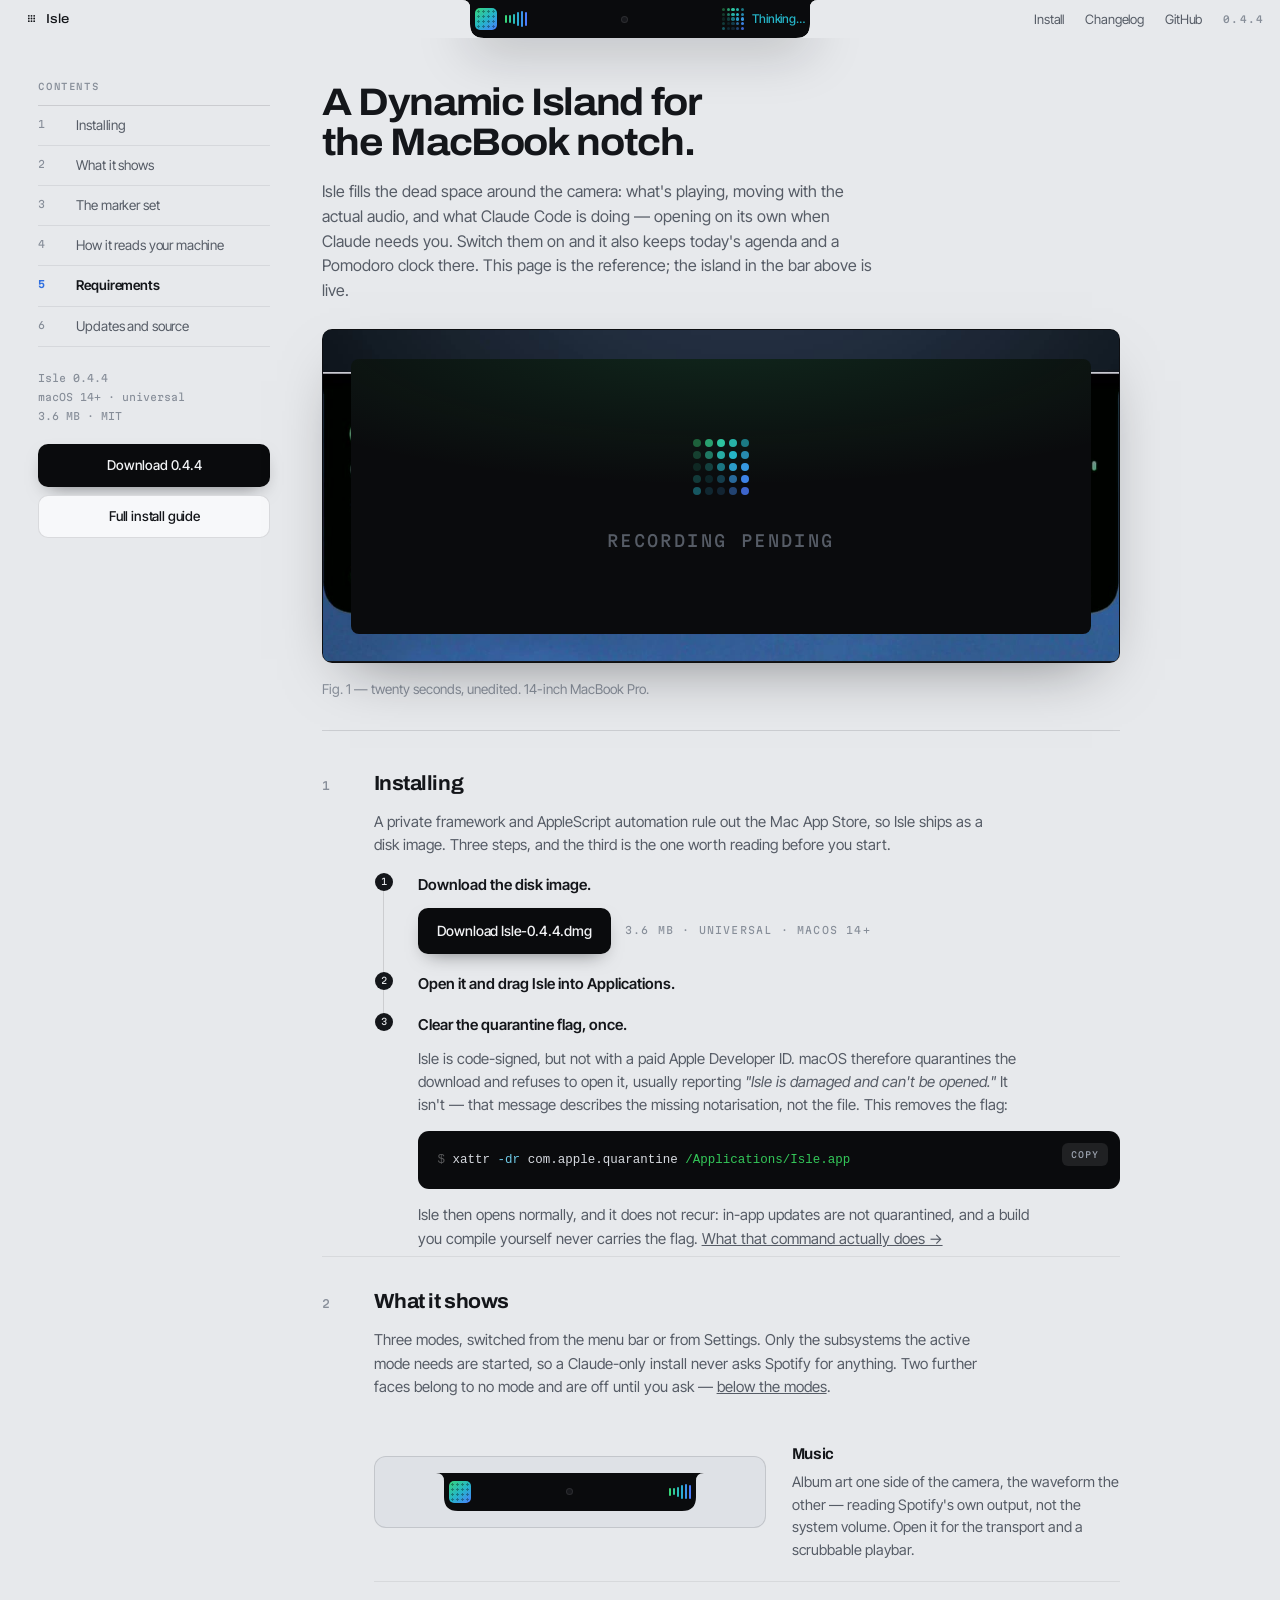
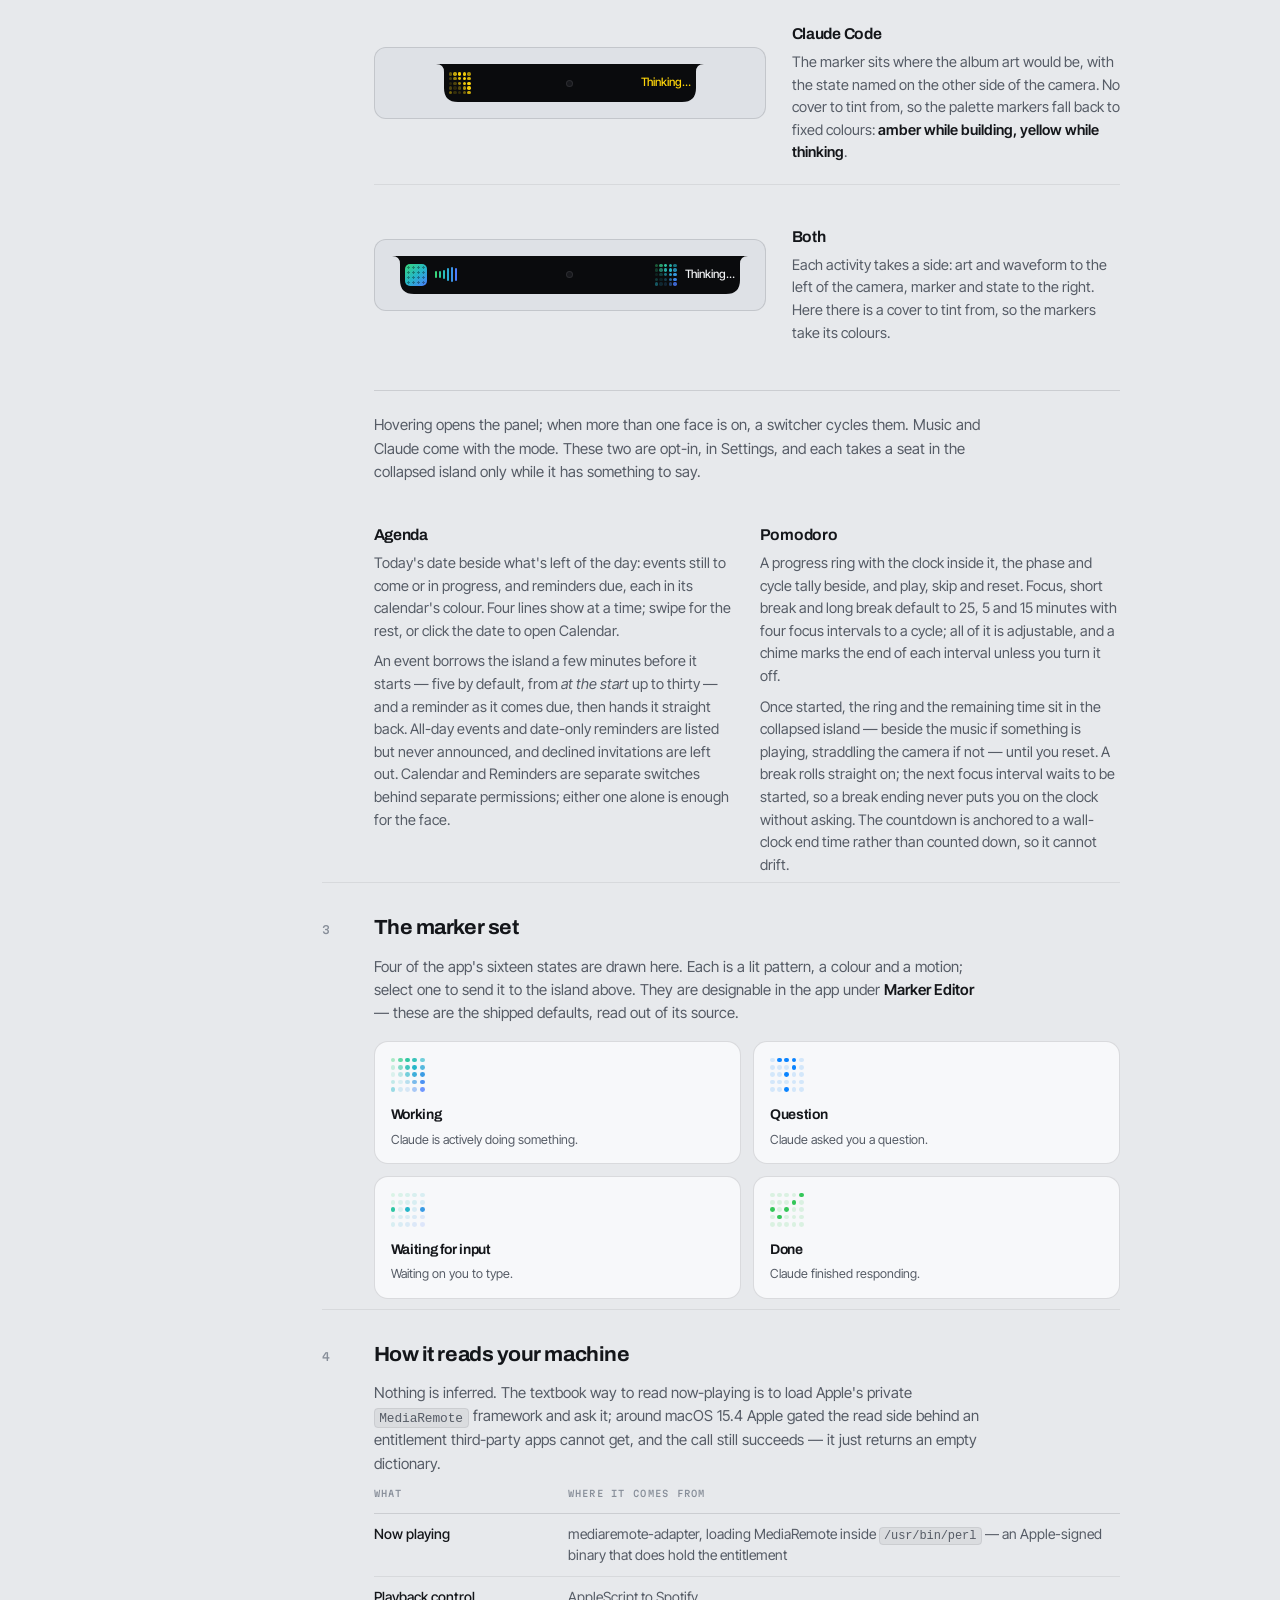
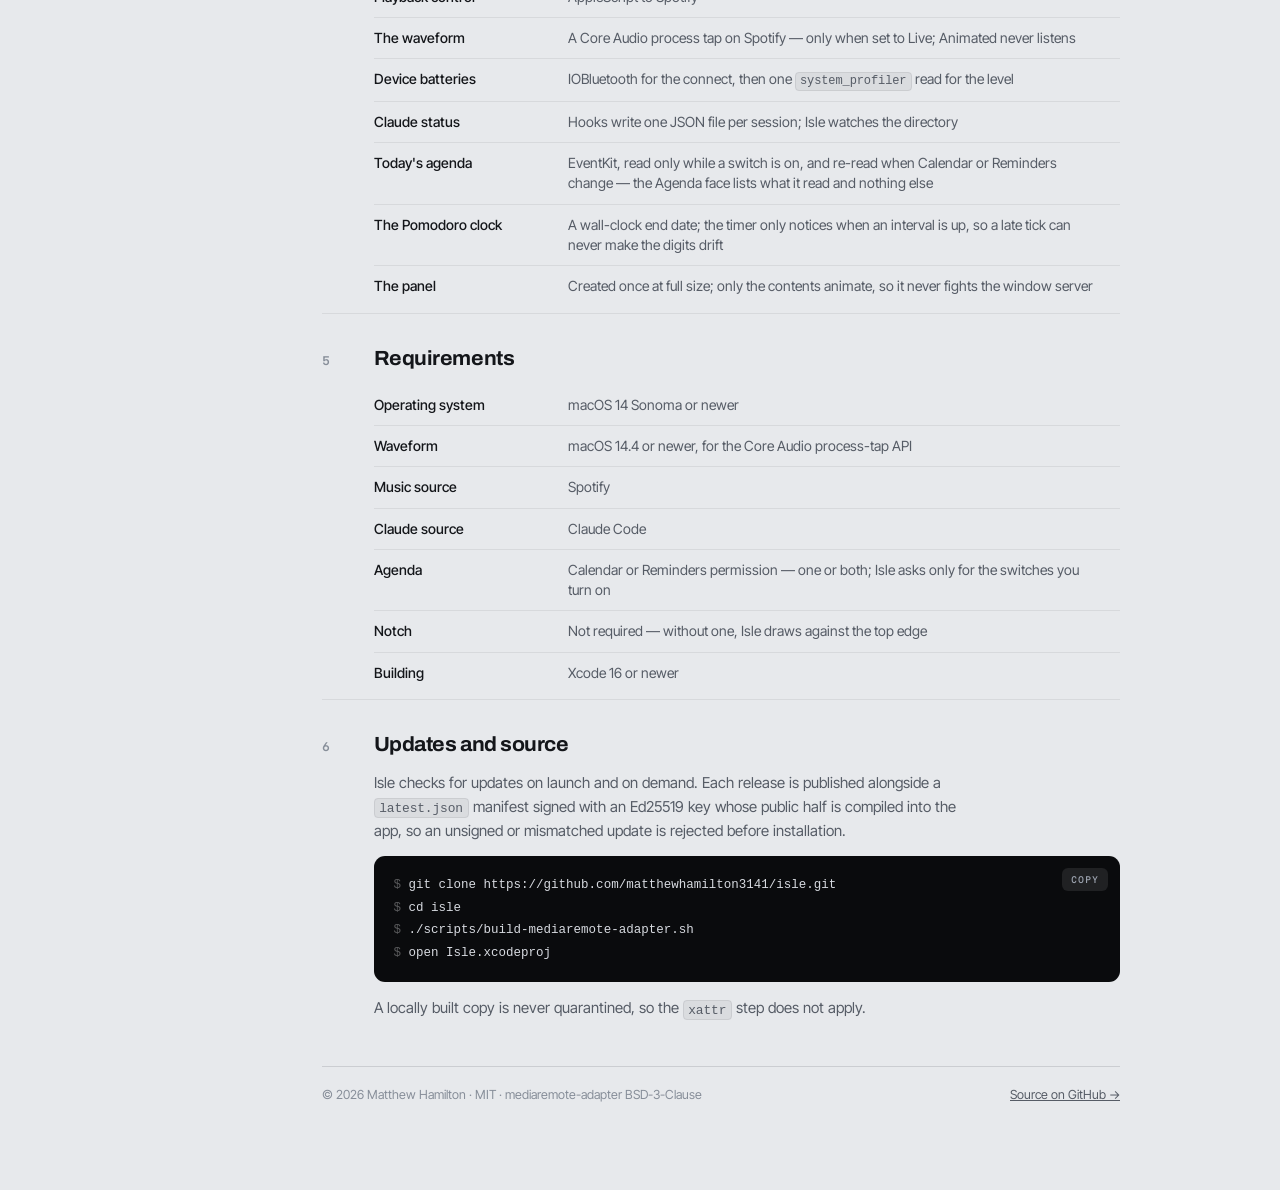
<file: index.html>
<!doctype html>
<html lang="en">
<head>
<meta charset="utf-8">
<meta name="viewport" content="width=device-width, initial-scale=1">
<title>Isle — a Dynamic Island for the MacBook notch</title>
<meta name="description" content="Isle turns the dead space around the MacBook camera into a live island: what's playing in Spotify, with a real audio waveform, what Claude Code is doing — opening on its own when Claude needs you — and, if you want them, today's agenda and a Pomodoro clock.">
<meta name="theme-color" content="#e7e9ec">
<link rel="icon" href="assets/favicon.svg" type="image/svg+xml">
<link rel="canonical" href="https://islenotch.vercel.app/">
<meta property="og:type" content="website">
<meta property="og:site_name" content="Isle">
<meta property="og:url" content="https://islenotch.vercel.app/">
<meta property="og:title" content="Isle — a Dynamic Island for the MacBook notch">
<meta property="og:description" content="Now playing and Claude Code status, in the notch you already have. Free, MIT licensed, macOS 14+.">
<meta property="og:image" content="https://islenotch.vercel.app/assets/card.png">
<meta property="og:image:width" content="1200">
<meta property="og:image:height" content="630">
<meta property="og:image:alt" content="A Dynamic Island for the MacBook notch. Now playing and Claude Code status, in the notch you already have.">
<meta name="twitter:card" content="summary_large_image">
<meta name="twitter:title" content="Isle — a Dynamic Island for the MacBook notch">
<meta name="twitter:description" content="Now playing and Claude Code status, in the notch you already have. Free, MIT licensed, macOS 14+.">
<meta name="twitter:image" content="https://islenotch.vercel.app/assets/card.png">
<link rel="preconnect" href="https://fonts.googleapis.com">
<link rel="preconnect" href="https://fonts.gstatic.com" crossorigin>
<link href="https://fonts.googleapis.com/css2?family=Archivo:wdth,wght@62..125,400..800&family=Inter+Tight:wght@400;500;600;700&family=Martian+Mono:wght@400;500;600&display=swap" rel="stylesheet">
<link rel="stylesheet" href="assets/isle.css">
<link rel="stylesheet" href="assets/manual.css">
</head>
<body data-page="manual">

<nav class="bar" aria-label="Main">
  <div class="bar__side">
    <a class="wordmark" href="index.html" aria-current="page">
      <svg class="wordmark__dots" width="13" height="13" viewBox="0 0 1024 1024" aria-hidden="true" fill="currentColor">
        <circle cx="302" cy="302" r="72"/><circle cx="512" cy="302" r="72"/><circle cx="722" cy="302" r="72"/>
        <circle cx="302" cy="512" r="72"/><circle cx="512" cy="512" r="72"/><circle cx="722" cy="512" r="72"/>
        <circle cx="302" cy="722" r="72"/><circle cx="512" cy="722" r="72"/><circle cx="722" cy="722" r="72"/>
      </svg>
      Isle
    </a>
  </div>
  <div class="bar__side bar__side--right">
    <a href="install.html">Install</a>
    <a href="changelog.html">Changelog</a>
    <a href="https://github.com/matthewhamilton3141/isle">GitHub</a>
    <span class="bar__version">0.4.4</span>
  </div>
</nav>

<main class="mn">

  <!-- Rail --------------------------------------------------------------- -->
  <aside class="mn__rail">
    <h2>Contents</h2>
    <ul class="mn__toc">
      <li><a href="#s1"><span>1</span>Installing</a></li>
      <li><a href="#s2"><span>2</span>What it shows</a></li>
      <li><a href="#s3"><span>3</span>The marker set</a></li>
      <li><a href="#s4"><span>4</span>How it reads your machine</a></li>
      <li><a href="#s5"><span>5</span>Requirements</a></li>
      <li><a href="#s6"><span>6</span>Updates and source</a></li>
    </ul>
    <p class="mn__meta">
      Isle 0.4.4<br>macOS 14+ · universal<br>3.6 MB · MIT
    </p>
    <div class="mn__dl">
      <a class="btn btn--solid" href="#s1">Download 0.4.4</a>
      <a class="btn btn--line" href="install.html">Full install guide</a>
    </div>
  </aside>

  <!-- Body --------------------------------------------------------------- -->
  <div class="mn__body">

    <div class="mn__lead">
      <h1>A Dynamic Island for the MacBook notch.</h1>
      <p>
        Isle fills the dead space around the camera: what's playing, moving with the
        actual audio, and what Claude Code is doing — opening on its own when Claude
        needs you. Switch them on and it also keeps today's agenda and a Pomodoro
        clock there. This page is the reference; the island in the bar above is live.
      </p>
      <figure class="demo" style="margin-top: 26px">
        <div class="demo__stage">
          <video class="demo__video" src="assets/demo.mp4" poster="assets/demo.jpg"
                 width="1298" height="540"
                 autoplay muted loop playsinline preload="metadata"></video>
          <div class="demo__standin">
            <span data-dots="working" data-dots-size="lg" aria-hidden="true"></span>
            <p>Recording pending</p>
          </div>
        </div>
        <figcaption class="demo__caption">Fig. 1 — twenty seconds, unedited. 14-inch MacBook Pro.</figcaption>
      </figure>
    </div>

    <section class="sec" id="s1">
      <h2><em>1</em> Installing</h2>
      <div class="sec__in">
        <p>
          A private framework and AppleScript automation rule out the Mac App Store, so
          Isle ships as a disk image. Three steps, and the third is the one worth reading
          before you start.
        </p>

        <ol class="mn__steps">
          <li>
            <b>Download the disk image.</b>
            <div class="mn__get">
              <a class="btn btn--solid" href="https://github.com/matthewhamilton3141/isle/releases/download/v0.4.4/Isle-0.4.4.dmg">Download Isle-0.4.4.dmg</a>
              <span>3.6 MB · universal · macOS 14+</span>
            </div>
          </li>
          <li><b>Open it and drag Isle into Applications.</b></li>
          <li>
            <b>Clear the quarantine flag, once.</b>
            <p>
              Isle is code-signed, but not with a paid Apple Developer ID. macOS therefore
              quarantines the download and refuses to open it, usually reporting
              <em>"Isle is damaged and can't be opened."</em> It isn't — that message
              describes the missing notarisation, not the file. This removes the flag:
            </p>
            <pre class="code"><span class="prompt">$ </span>xattr <span class="flag">-dr</span> com.apple.quarantine <span class="path">/Applications/Isle.app</span></pre>
            <p>
              Isle then opens normally, and it does not recur: in-app updates are not
              quarantined, and a build you compile yourself never carries the flag.
              <a href="install.html#quarantine">What that command actually does →</a>
            </p>
          </li>
        </ol>
      </div>
    </section>

    <section class="sec" id="s2">
      <h2><em>2</em> What it shows</h2>
      <div class="sec__in">
        <p>
          Three modes, switched from the menu bar or from Settings. Only the subsystems
          the active mode needs are started, so a Claude-only install never asks Spotify
          for anything. Two further faces belong to no mode and are off until you ask —
          <a href="#faces">below the modes</a>.
        </p>

        <div class="modes">
          <div class="mode">
            <div class="mode__plate"><div class="np" data-mode="music"></div></div>
            <div>
              <h3>Music</h3>
              <p>
                Album art one side of the camera, the waveform the other — reading
                Spotify's own output, not the system volume. Open it for the transport
                and a scrubbable playbar.
              </p>
            </div>
          </div>

          <div class="mode">
            <div class="mode__plate"><div class="np" data-mode="claude"></div></div>
            <div>
              <h3>Claude Code</h3>
              <p>
                The marker sits where the album art would be, with the state named on the
                other side of the camera. No cover to tint from, so the palette markers
                fall back to fixed colours: <strong>amber while building, yellow while
                thinking</strong>.
              </p>
            </div>
          </div>

          <div class="mode">
            <div class="mode__plate"><div class="np" data-mode="both"></div></div>
            <div>
              <h3>Both</h3>
              <p>
                Each activity takes a side: art and waveform to the left of the camera,
                marker and state to the right. Here there is a cover to tint from, so the
                markers take its colours.
              </p>
            </div>
          </div>
        </div>

        <div class="faces" id="faces">
          <p>
            Hovering opens the panel; when more than one face is on, a switcher cycles
            them. Music and Claude come with the mode. These two are opt-in, in
            Settings, and each takes a seat in the collapsed island only while it has
            something to say.
          </p>
          <div class="faces__grid">
            <div>
              <h3>Agenda</h3>
              <p>
                Today's date beside what's left of the day: events still to come or in
                progress, and reminders due, each in its calendar's colour. Four lines
                show at a time; swipe for the rest, or click the date to open Calendar.
              </p>
              <p>
                An event borrows the island a few minutes before it starts — five by
                default, from <em>at the start</em> up to thirty — and a reminder as it
                comes due, then hands it straight back. All-day events and date-only
                reminders are listed but never announced, and declined invitations are
                left out. Calendar and Reminders are separate switches behind separate
                permissions; either one alone is enough for the face.
              </p>
            </div>
            <div>
              <h3>Pomodoro</h3>
              <p>
                A progress ring with the clock inside it, the phase and cycle tally beside,
                and play, skip and reset. Focus, short break and long break default to
                25, 5 and 15 minutes with four focus intervals to a cycle; all of it is
                adjustable, and a chime marks the end of each interval unless you turn it
                off.
              </p>
              <p>
                Once started, the ring and the remaining time sit in the collapsed island
                — beside the music if something is playing, straddling the camera if not
                — until you reset. A break rolls straight on; the next focus interval
                waits to be started, so a break ending never puts you on the clock
                without asking. The countdown is anchored to a wall-clock end time rather
                than counted down, so it cannot drift.
              </p>
            </div>
          </div>
        </div>
      </div>
    </section>

    <section class="sec" id="s3">
      <h2><em>3</em> The marker set</h2>
      <div class="sec__in">
        <p>
          Four of the app's sixteen states are drawn here. Each is a lit pattern, a
          colour and a motion; select one to send it to the island above. They are
          designable in the app under <strong>Marker Editor</strong> — these are the
          shipped defaults, read out of its source.
        </p>
        <div id="marker-catalogue"></div>
      </div>
    </section>

    <section class="sec" id="s4">
      <h2><em>4</em> How it reads your machine</h2>
      <div class="sec__in">
        <p>
          Nothing is inferred. The textbook way to read now-playing is to load Apple's
          private <code>MediaRemote</code> framework and ask it; around macOS 15.4 Apple
          gated the read side behind an entitlement third-party apps cannot get, and the
          call still succeeds — it just returns an empty dictionary.
        </p>
        <table class="table">
          <thead><tr><th>What</th><th>Where it comes from</th></tr></thead>
          <tbody>
            <tr><td>Now playing</td><td>mediaremote-adapter, loading MediaRemote inside <code>/usr/bin/perl</code> — an Apple-signed binary that does hold the entitlement</td></tr>
            <tr><td>Playback control</td><td>AppleScript to Spotify</td></tr>
            <tr><td>The waveform</td><td>A Core Audio process tap on Spotify — only when set to Live; Animated never listens</td></tr>
            <tr><td>Device batteries</td><td>IOBluetooth for the connect, then one <code>system_profiler</code> read for the level</td></tr>
            <tr><td>Claude status</td><td>Hooks write one JSON file per session; Isle watches the directory</td></tr>
            <tr><td>Today's agenda</td><td>EventKit, read only while a switch is on, and re-read when Calendar or Reminders change — the Agenda face lists what it read and nothing else</td></tr>
            <tr><td>The Pomodoro clock</td><td>A wall-clock end date; the timer only notices when an interval is up, so a late tick can never make the digits drift</td></tr>
            <tr><td>The panel</td><td>Created once at full size; only the contents animate, so it never fights the window server</td></tr>
          </tbody>
        </table>
      </div>
    </section>

    <section class="sec" id="s5">
      <h2><em>5</em> Requirements</h2>
      <div class="sec__in">
        <table class="table">
          <tbody>
            <tr><td>Operating system</td><td>macOS 14 Sonoma or newer</td></tr>
            <tr><td>Waveform</td><td>macOS 14.4 or newer, for the Core Audio process-tap API</td></tr>
            <tr><td>Music source</td><td>Spotify</td></tr>
            <tr><td>Claude source</td><td>Claude Code</td></tr>
            <tr><td>Agenda</td><td>Calendar or Reminders permission — one or both; Isle asks only for the switches you turn on</td></tr>
            <tr><td>Notch</td><td>Not required — without one, Isle draws against the top edge</td></tr>
            <tr><td>Building</td><td>Xcode 16 or newer</td></tr>
          </tbody>
        </table>
      </div>
    </section>

    <section class="sec" id="s6">
      <h2><em>6</em> Updates and source</h2>
      <div class="sec__in">
        <p>
          Isle checks for updates on launch and on demand. Each release is published
          alongside a <code>latest.json</code> manifest signed with an Ed25519 key whose
          public half is compiled into the app, so an unsigned or mismatched update is
          rejected before installation.
        </p>
        <pre class="code" data-copy="git clone https://github.com/matthewhamilton3141/isle.git
cd isle
./scripts/build-mediaremote-adapter.sh
open Isle.xcodeproj"><span class="prompt">$ </span>git clone https://github.com/matthewhamilton3141/isle.git
<span class="prompt">$ </span>cd isle
<span class="prompt">$ </span>./scripts/build-mediaremote-adapter.sh
<span class="prompt">$ </span>open Isle.xcodeproj</pre>
        <p>A locally built copy is never quarantined, so the <code>xattr</code> step does not apply.</p>
      </div>
    </section>

  </div>

  <div class="mn__foot">
    <span>© 2026 Matthew Hamilton · MIT · mediaremote-adapter BSD-3-Clause</span>
    <span><a href="https://github.com/matthewhamilton3141/isle">Source on GitHub →</a></span>
  </div>

</main>

<script src="assets/isle.js"></script>
<script>
/* The rail marks where you are. Nothing else on the page depends on it. */
(function () {
  var links = [].slice.call(document.querySelectorAll(".mn__toc a"));
  var secs = links.map(function (a) { return document.querySelector(a.getAttribute("href")); });
  if (!secs.length || !secs[0]) return;

  var io = new IntersectionObserver(function (entries) {
    entries.forEach(function (e) {
      if (!e.isIntersecting) return;
      links.forEach(function (a, i) {
        a.setAttribute("aria-current", secs[i] === e.target ? "true" : "false");
      });
    });
  }, { rootMargin: "-20% 0px -70% 0px", threshold: 0 });

  secs.forEach(function (s) { if (s) io.observe(s); });
})();
</script>
</body>
</html>
</file>
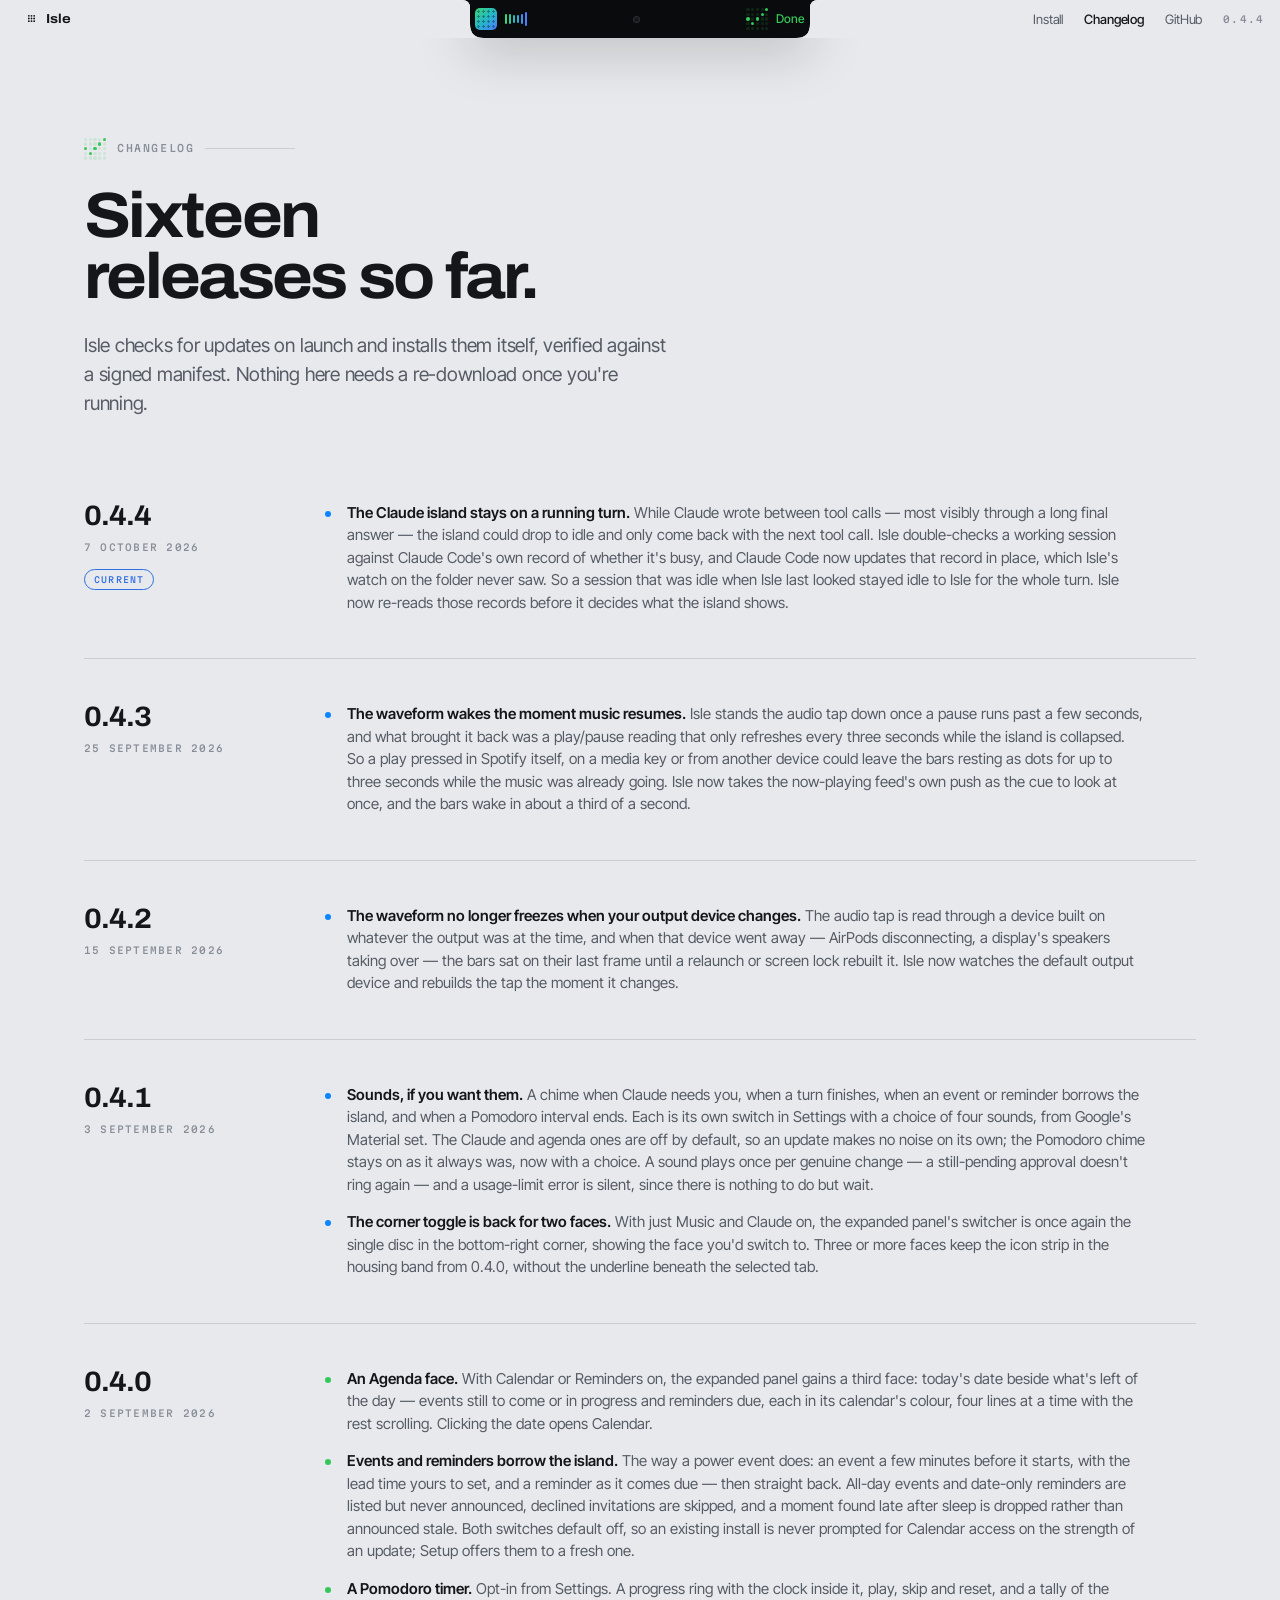
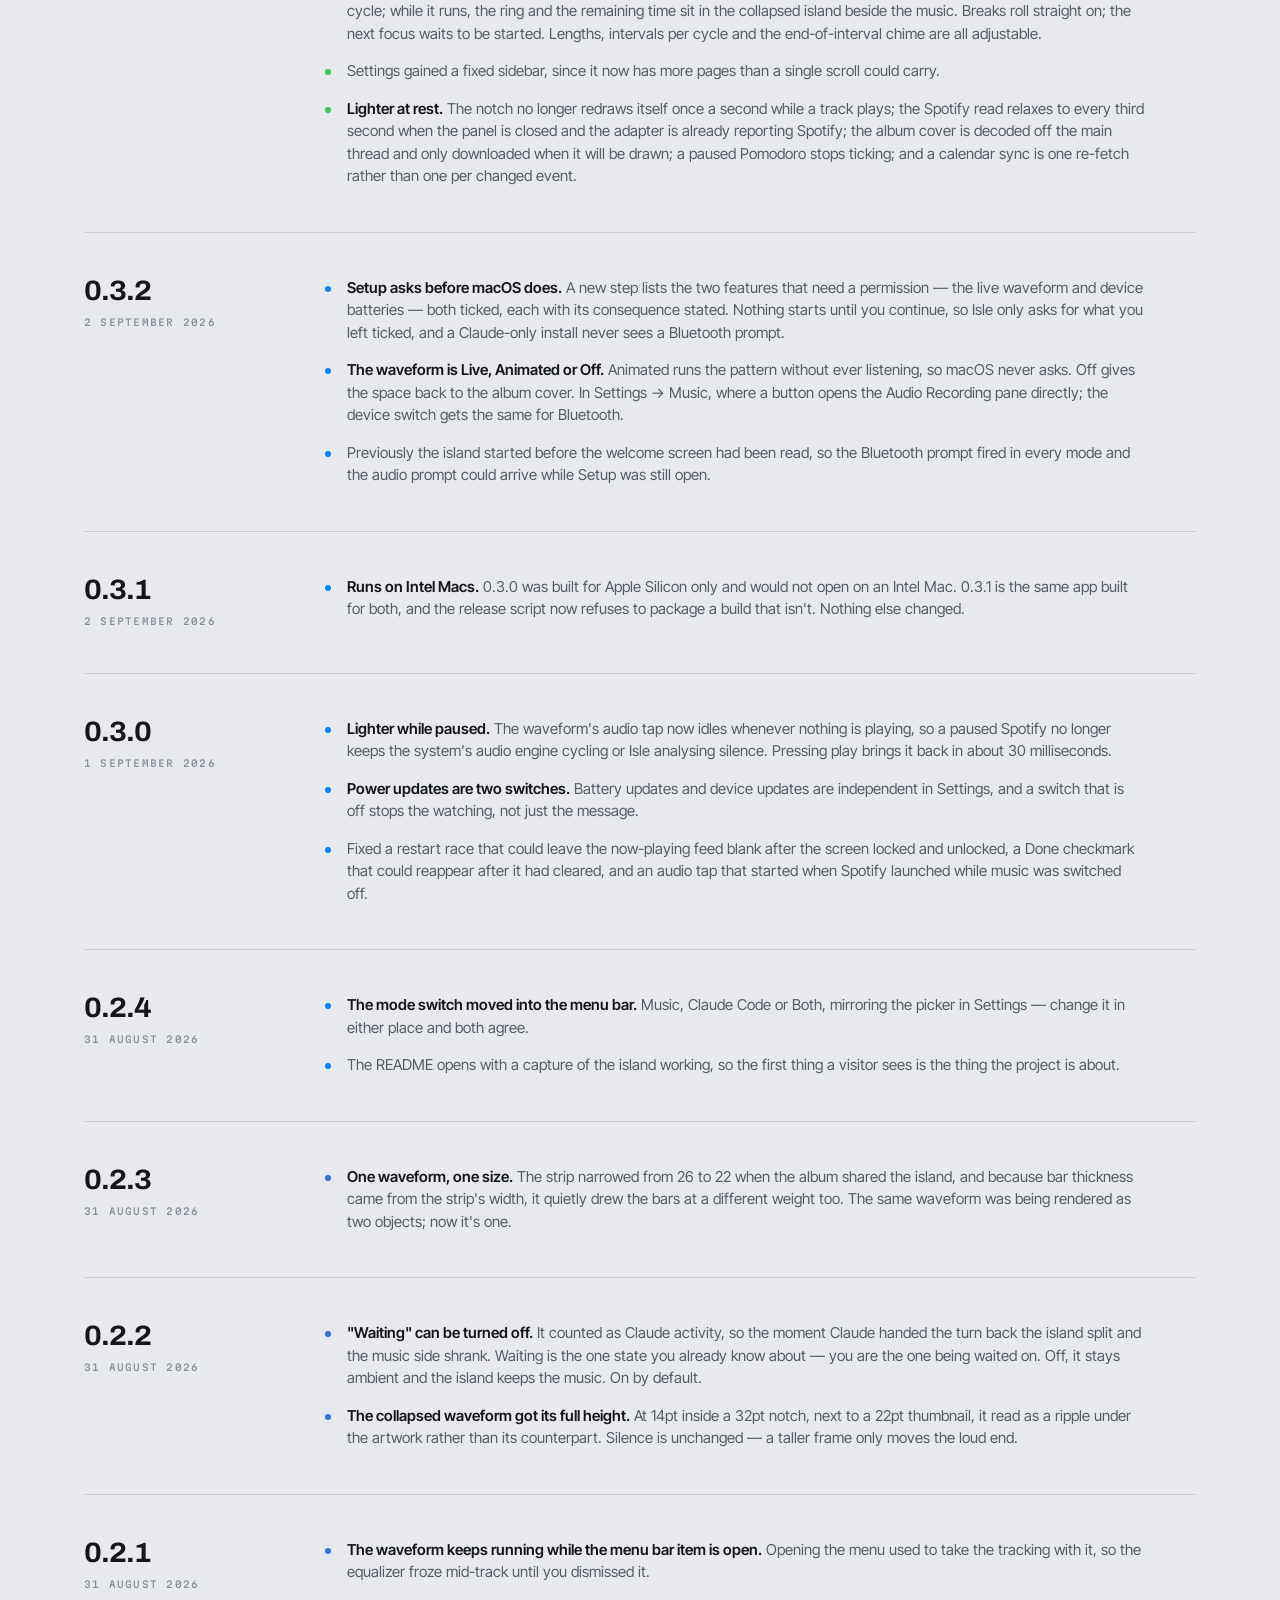
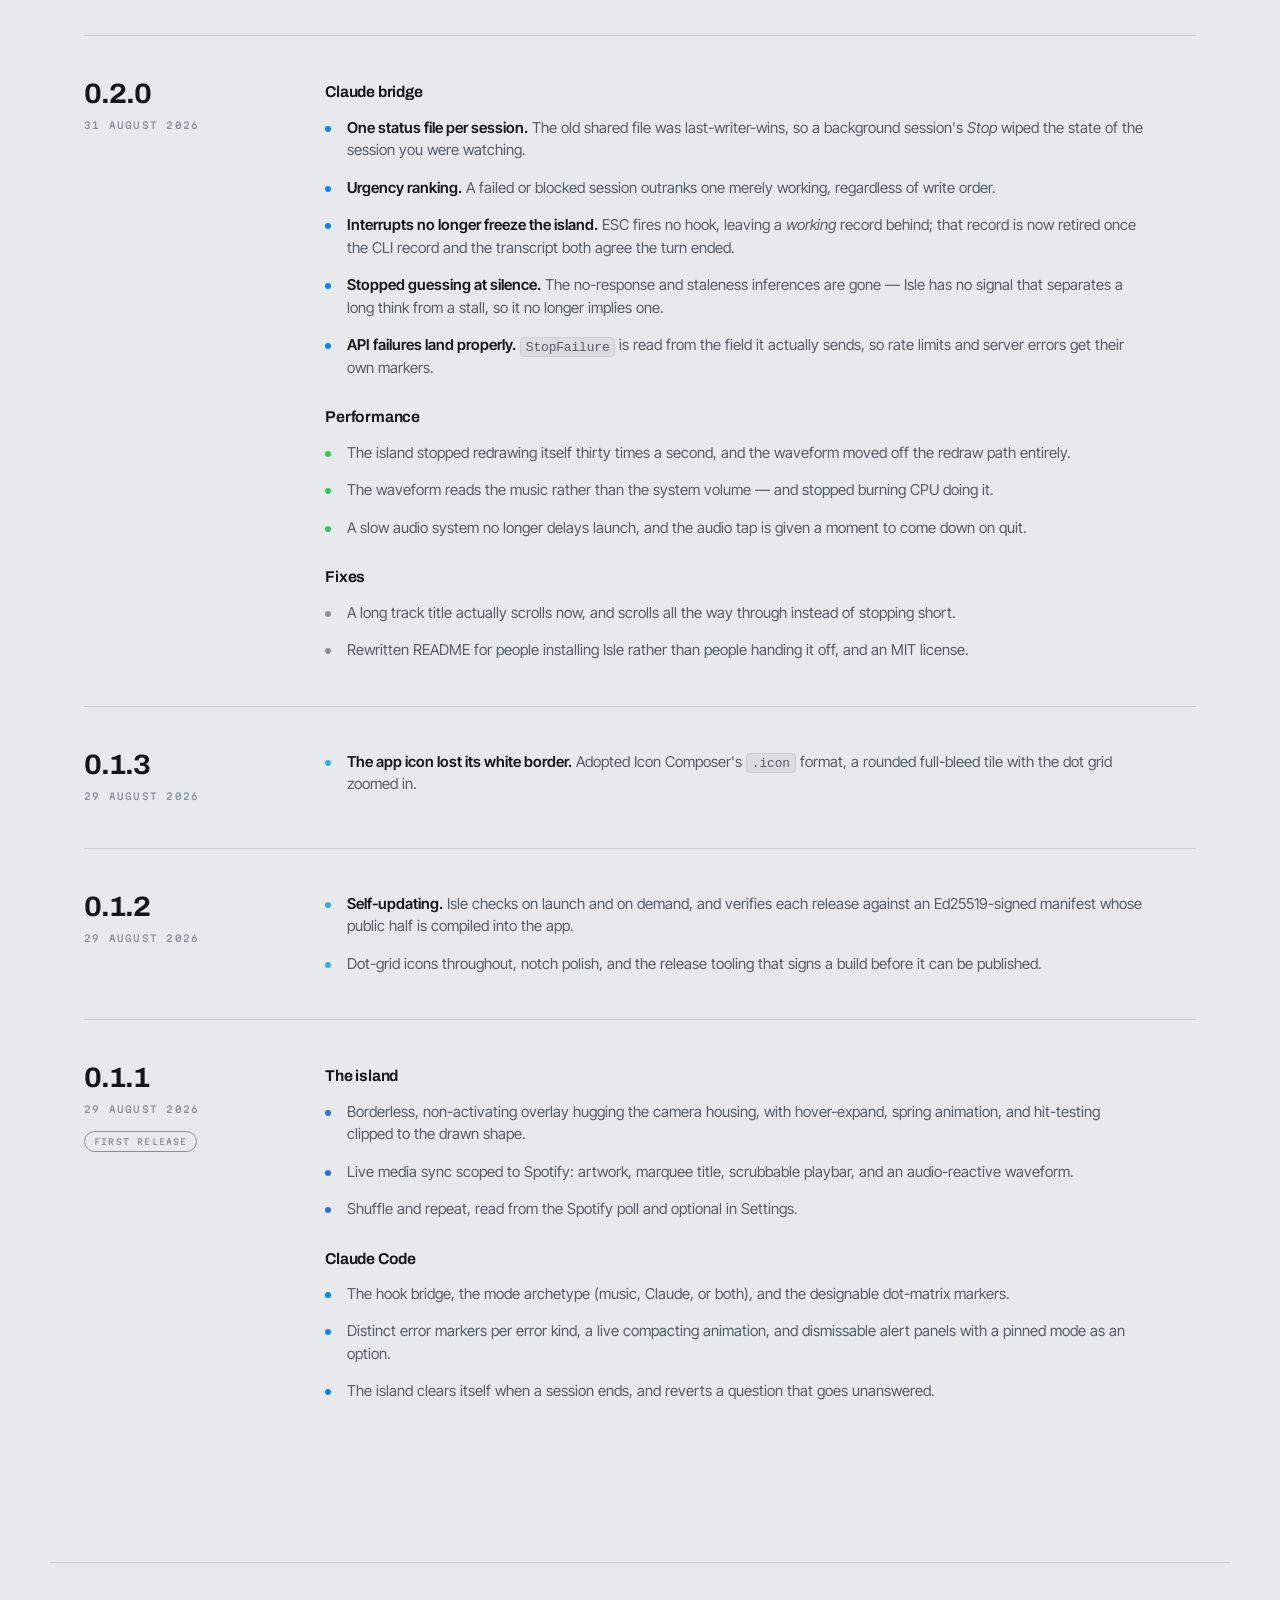
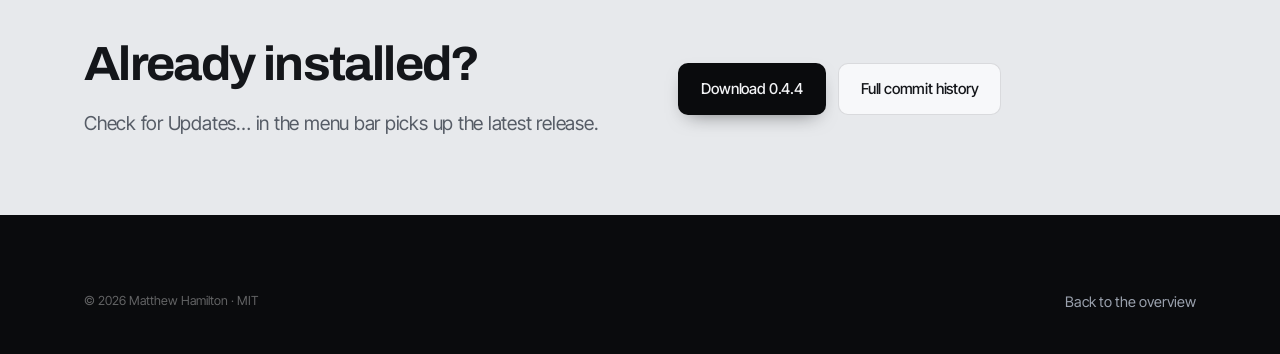
<file: changelog.html>
<!doctype html>
<html lang="en">
<head>
<meta charset="utf-8">
<meta name="viewport" content="width=device-width, initial-scale=1">
<title>Isle changelog</title>
<meta name="description" content="Every Isle release, what changed in it, and why.">
<meta name="theme-color" content="#e7e9ec">
<link rel="icon" href="assets/favicon.svg" type="image/svg+xml">
<link rel="canonical" href="https://islenotch.vercel.app/changelog.html">
<meta property="og:type" content="website">
<meta property="og:site_name" content="Isle">
<meta property="og:url" content="https://islenotch.vercel.app/changelog.html">
<meta property="og:title" content="Isle changelog">
<meta property="og:description" content="Every Isle release, what changed in it, and why.">
<meta property="og:image" content="https://islenotch.vercel.app/assets/card.png">
<meta property="og:image:width" content="1200">
<meta property="og:image:height" content="630">
<meta property="og:image:alt" content="A Dynamic Island for the MacBook notch. Now playing and Claude Code status, in the notch you already have.">
<meta name="twitter:card" content="summary_large_image">
<meta name="twitter:title" content="Isle changelog">
<meta name="twitter:description" content="Every Isle release, what changed in it, and why.">
<meta name="twitter:image" content="https://islenotch.vercel.app/assets/card.png">
<link rel="preconnect" href="https://fonts.googleapis.com">
<link rel="preconnect" href="https://fonts.gstatic.com" crossorigin>
<link href="https://fonts.googleapis.com/css2?family=Archivo:wdth,wght@62..125,400..800&family=Inter+Tight:wght@400;500;600;700&family=Martian+Mono:wght@400;500;600&display=swap" rel="stylesheet">
<link rel="stylesheet" href="assets/isle.css">
</head>
<body data-page="changelog">

<nav class="bar" aria-label="Main">
  <div class="bar__side">
    <a class="wordmark" href="index.html">
      <svg class="wordmark__dots" width="13" height="13" viewBox="0 0 1024 1024" aria-hidden="true" fill="currentColor">
        <circle cx="302" cy="302" r="72"/><circle cx="512" cy="302" r="72"/><circle cx="722" cy="302" r="72"/>
        <circle cx="302" cy="512" r="72"/><circle cx="512" cy="512" r="72"/><circle cx="722" cy="512" r="72"/>
        <circle cx="302" cy="722" r="72"/><circle cx="512" cy="722" r="72"/><circle cx="722" cy="722" r="72"/>
      </svg>
      Isle
    </a>
  </div>
  <div class="bar__side bar__side--right">
    <a href="install.html">Install</a>
    <a href="changelog.html" aria-current="page">Changelog</a>
    <a href="https://github.com/matthewhamilton3141/isle">GitHub</a>
    <span class="bar__version">0.4.4</span>
  </div>
</nav>

<main>

  <header class="page-head wrap" data-marker="done">
    <div class="state"><span data-dots="done" aria-hidden="true"></span>Changelog</div>
    <h1>Sixteen releases so far.</h1>
    <p class="lede">
      Isle checks for updates on launch and installs them itself, verified against a
      signed manifest. Nothing here needs a re-download once you're running.
    </p>
  </header>

  <section class="chapter chapter--open wrap">

    <article class="release" data-marker="working">
      <div>
        <div class="release__version">0.4.4</div>
        <div class="release__date">7 October 2026</div>
        <div class="release__tag">Current</div>
      </div>
      <div>
        <ul class="feature-list" style="--accent: var(--blue); margin-top: 0">
          <li><strong>The Claude island stays on a running turn.</strong> While Claude wrote between tool calls — most visibly through a long final answer — the island could drop to idle and only come back with the next tool call. Isle double-checks a working session against Claude Code's own record of whether it's busy, and Claude Code now updates that record in place, which Isle's watch on the folder never saw. So a session that was idle when Isle last looked stayed idle to Isle for the whole turn. Isle now re-reads those records before it decides what the island shows.</li>
        </ul>
      </div>
    </article>

    <article class="release" data-marker="done">
      <div>
        <div class="release__version">0.4.3</div>
        <div class="release__date">25 September 2026</div>
      </div>
      <div>
        <ul class="feature-list" style="--accent: var(--blue); margin-top: 0">
          <li><strong>The waveform wakes the moment music resumes.</strong> Isle stands the audio tap down once a pause runs past a few seconds, and what brought it back was a play/pause reading that only refreshes every three seconds while the island is collapsed. So a play pressed in Spotify itself, on a media key or from another device could leave the bars resting as dots for up to three seconds while the music was already going. Isle now takes the now-playing feed's own push as the cue to look at once, and the bars wake in about a third of a second.</li>
        </ul>
      </div>
    </article>

    <article class="release" data-marker="working">
      <div>
        <div class="release__version">0.4.2</div>
        <div class="release__date">15 September 2026</div>
      </div>
      <div>
        <ul class="feature-list" style="--accent: var(--blue); margin-top: 0">
          <li><strong>The waveform no longer freezes when your output device changes.</strong> The audio tap is read through a device built on whatever the output was at the time, and when that device went away — AirPods disconnecting, a display's speakers taking over — the bars sat on their last frame until a relaunch or screen lock rebuilt it. Isle now watches the default output device and rebuilds the tap the moment it changes.</li>
        </ul>
      </div>
    </article>

    <article class="release" data-marker="working">
      <div>
        <div class="release__version">0.4.1</div>
        <div class="release__date">3 September 2026</div>
      </div>
      <div>
        <ul class="feature-list" style="--accent: var(--blue); margin-top: 0">
          <li><strong>Sounds, if you want them.</strong> A chime when Claude needs you, when a turn finishes, when an event or reminder borrows the island, and when a Pomodoro interval ends. Each is its own switch in Settings with a choice of four sounds, from Google's Material set. The Claude and agenda ones are off by default, so an update makes no noise on its own; the Pomodoro chime stays on as it always was, now with a choice. A sound plays once per genuine change — a still-pending approval doesn't ring again — and a usage-limit error is silent, since there is nothing to do but wait.</li>
          <li><strong>The corner toggle is back for two faces.</strong> With just Music and Claude on, the expanded panel's switcher is once again the single disc in the bottom-right corner, showing the face you'd switch to. Three or more faces keep the icon strip in the housing band from 0.4.0, without the underline beneath the selected tab.</li>
        </ul>
      </div>
    </article>

    <article class="release" data-marker="working">
      <div>
        <div class="release__version">0.4.0</div>
        <div class="release__date">2 September 2026</div>
      </div>
      <div>
        <ul class="feature-list" style="--accent: var(--green); margin-top: 0">
          <li><strong>An Agenda face.</strong> With Calendar or Reminders on, the expanded panel gains a third face: today's date beside what's left of the day — events still to come or in progress and reminders due, each in its calendar's colour, four lines at a time with the rest scrolling. Clicking the date opens Calendar.</li>
          <li><strong>Events and reminders borrow the island.</strong> The way a power event does: an event a few minutes before it starts, with the lead time yours to set, and a reminder as it comes due — then straight back. All-day events and date-only reminders are listed but never announced, declined invitations are skipped, and a moment found late after sleep is dropped rather than announced stale. Both switches default off, so an existing install is never prompted for Calendar access on the strength of an update; Setup offers them to a fresh one.</li>
          <li><strong>A Pomodoro timer.</strong> Opt-in from Settings. A progress ring with the clock inside it, play, skip and reset, and a tally of the cycle; while it runs, the ring and the remaining time sit in the collapsed island beside the music. Breaks roll straight on; the next focus waits to be started. Lengths, intervals per cycle and the end-of-interval chime are all adjustable.</li>
          <li>Settings gained a fixed sidebar, since it now has more pages than a single scroll could carry.</li>
          <li><strong>Lighter at rest.</strong> The notch no longer redraws itself once a second while a track plays; the Spotify read relaxes to every third second when the panel is closed and the adapter is already reporting Spotify; the album cover is decoded off the main thread and only downloaded when it will be drawn; a paused Pomodoro stops ticking; and a calendar sync is one re-fetch rather than one per changed event.</li>
        </ul>
      </div>
    </article>

    <article class="release" data-marker="waitingInput">
      <div>
        <div class="release__version">0.3.2</div>
        <div class="release__date">2 September 2026</div>
      </div>
      <div>
        <ul class="feature-list" style="--accent: var(--blue); margin-top: 0">
          <li><strong>Setup asks before macOS does.</strong> A new step lists the two features that need a permission — the live waveform and device batteries — both ticked, each with its consequence stated. Nothing starts until you continue, so Isle only asks for what you left ticked, and a Claude-only install never sees a Bluetooth prompt.</li>
          <li><strong>The waveform is Live, Animated or Off.</strong> Animated runs the pattern without ever listening, so macOS never asks. Off gives the space back to the album cover. In Settings → Music, where a button opens the Audio Recording pane directly; the device switch gets the same for Bluetooth.</li>
          <li>Previously the island started before the welcome screen had been read, so the Bluetooth prompt fired in every mode and the audio prompt could arrive while Setup was still open.</li>
        </ul>
      </div>
    </article>

    <article class="release" data-marker="done">
      <div>
        <div class="release__version">0.3.1</div>
        <div class="release__date">2 September 2026</div>
      </div>
      <div>
        <ul class="feature-list" style="--accent: var(--blue); margin-top: 0">
          <li><strong>Runs on Intel Macs.</strong> 0.3.0 was built for Apple Silicon only and would not open on an Intel Mac. 0.3.1 is the same app built for both, and the release script now refuses to package a build that isn't. Nothing else changed.</li>
        </ul>
      </div>
    </article>

    <article class="release" data-marker="working">
      <div>
        <div class="release__version">0.3.0</div>
        <div class="release__date">1 September 2026</div>
      </div>
      <div>
        <ul class="feature-list" style="--accent: var(--blue); margin-top: 0">
          <li><strong>Lighter while paused.</strong> The waveform's audio tap now idles whenever nothing is playing, so a paused Spotify no longer keeps the system's audio engine cycling or Isle analysing silence. Pressing play brings it back in about 30 milliseconds.</li>
          <li><strong>Power updates are two switches.</strong> Battery updates and device updates are independent in Settings, and a switch that is off stops the watching, not just the message.</li>
          <li>Fixed a restart race that could leave the now-playing feed blank after the screen locked and unlocked, a Done checkmark that could reappear after it had cleared, and an audio tap that started when Spotify launched while music was switched off.</li>
        </ul>
      </div>
    </article>

    <article class="release" data-marker="done">
      <div>
        <div class="release__version">0.2.4</div>
        <div class="release__date">31 August 2026</div>
      </div>
      <div>
        <ul class="feature-list" style="--accent: var(--blue); margin-top: 0">
          <li><strong>The mode switch moved into the menu bar.</strong> Music, Claude Code or Both, mirroring the picker in Settings — change it in either place and both agree.</li>
          <li>The README opens with a capture of the island working, so the first thing a visitor sees is the thing the project is about.</li>
        </ul>
      </div>
    </article>

    <article class="release" data-marker="waitingInput">
      <div>
        <div class="release__version">0.2.3</div>
        <div class="release__date">31 August 2026</div>
      </div>
      <div>
        <ul class="feature-list" style="--accent: var(--tint); margin-top: 0">
          <li><strong>One waveform, one size.</strong> The strip narrowed from 26 to 22 when the album shared the island, and because bar thickness came from the strip's width, it quietly drew the bars at a different weight too. The same waveform was being rendered as two objects; now it's one.</li>
        </ul>
      </div>
    </article>

    <article class="release" data-marker="working">
      <div>
        <div class="release__version">0.2.2</div>
        <div class="release__date">31 August 2026</div>
      </div>
      <div>
        <ul class="feature-list" style="--accent: var(--tint); margin-top: 0">
          <li><strong>"Waiting" can be turned off.</strong> It counted as Claude activity, so the moment Claude handed the turn back the island split and the music side shrank. Waiting is the one state you already know about — you are the one being waited on. Off, it stays ambient and the island keeps the music. On by default.</li>
          <li><strong>The collapsed waveform got its full height.</strong> At 14pt inside a 32pt notch, next to a 22pt thumbnail, it read as a ripple under the artwork rather than its counterpart. Silence is unchanged — a taller frame only moves the loud end.</li>
        </ul>
      </div>
    </article>

    <article class="release" data-marker="waitingInput">
      <div>
        <div class="release__version">0.2.1</div>
        <div class="release__date">31 August 2026</div>
      </div>
      <div>
        <ul class="feature-list" style="--accent: var(--tint); margin-top: 0">
          <li><strong>The waveform keeps running while the menu bar item is open.</strong> Opening the menu used to take the tracking with it, so the equalizer froze mid-track until you dismissed it.</li>
        </ul>
      </div>
    </article>

    <article class="release" data-marker="working">
      <div>
        <div class="release__version">0.2.0</div>
        <div class="release__date">31 August 2026</div>
      </div>
      <div>
        <h4>Claude bridge</h4>
        <ul class="feature-list" style="--accent: var(--blue); margin-top: 0">
          <li><strong>One status file per session.</strong> The old shared file was last-writer-wins, so a background session's <em>Stop</em> wiped the state of the session you were watching.</li>
          <li><strong>Urgency ranking.</strong> A failed or blocked session outranks one merely working, regardless of write order.</li>
          <li><strong>Interrupts no longer freeze the island.</strong> ESC fires no hook, leaving a <em>working</em> record behind; that record is now retired once the CLI record and the transcript both agree the turn ended.</li>
          <li><strong>Stopped guessing at silence.</strong> The no-response and staleness inferences are gone — Isle has no signal that separates a long think from a stall, so it no longer implies one.</li>
          <li><strong>API failures land properly.</strong> <code>StopFailure</code> is read from the field it actually sends, so rate limits and server errors get their own markers.</li>
        </ul>

        <h4>Performance</h4>
        <ul class="feature-list" style="--accent: var(--green); margin-top: 0">
          <li>The island stopped redrawing itself thirty times a second, and the waveform moved off the redraw path entirely.</li>
          <li>The waveform reads the music rather than the system volume — and stopped burning CPU doing it.</li>
          <li>A slow audio system no longer delays launch, and the audio tap is given a moment to come down on quit.</li>
        </ul>

        <h4>Fixes</h4>
        <ul class="feature-list" style="--accent: var(--grey); margin-top: 0">
          <li>A long track title actually scrolls now, and scrolls all the way through instead of stopping short.</li>
          <li>Rewritten README for people installing Isle rather than people handing it off, and an MIT license.</li>
        </ul>
      </div>
    </article>

    <article class="release" data-marker="waitingInput">
      <div>
        <div class="release__version">0.1.3</div>
        <div class="release__date">29 August 2026</div>
      </div>
      <div>
        <ul class="feature-list" style="--accent: var(--cyan); margin-top: 0">
          <li><strong>The app icon lost its white border.</strong> Adopted Icon Composer's <code>.icon</code> format, a rounded full-bleed tile with the dot grid zoomed in.</li>
        </ul>
      </div>
    </article>

    <article class="release" data-marker="working">
      <div>
        <div class="release__version">0.1.2</div>
        <div class="release__date">29 August 2026</div>
      </div>
      <div>
        <ul class="feature-list" style="--accent: var(--cyan); margin-top: 0">
          <li><strong>Self-updating.</strong> Isle checks on launch and on demand, and verifies each release against an Ed25519-signed manifest whose public half is compiled into the app.</li>
          <li>Dot-grid icons throughout, notch polish, and the release tooling that signs a build before it can be published.</li>
        </ul>
      </div>
    </article>

    <article class="release" data-marker="done">
      <div>
        <div class="release__version">0.1.1</div>
        <div class="release__date">29 August 2026</div>
        <div class="release__tag" style="color: var(--quiet)">First release</div>
      </div>
      <div>
        <h4>The island</h4>
        <ul class="feature-list" style="--accent: var(--tint); margin-top: 0">
          <li>Borderless, non-activating overlay hugging the camera housing, with hover-expand, spring animation, and hit-testing clipped to the drawn shape.</li>
          <li>Live media sync scoped to Spotify: artwork, marquee title, scrubbable playbar, and an audio-reactive waveform.</li>
          <li>Shuffle and repeat, read from the Spotify poll and optional in Settings.</li>
        </ul>

        <h4>Claude Code</h4>
        <ul class="feature-list" style="--accent: var(--blue); margin-top: 0">
          <li>The hook bridge, the mode archetype (music, Claude, or both), and the designable dot-matrix markers.</li>
          <li>Distinct error markers per error kind, a live compacting animation, and dismissable alert panels with a pinned mode as an option.</li>
          <li>The island clears itself when a session ends, and reverts a question that goes unanswered.</li>
        </ul>
      </div>
    </article>

  </section>

  <section class="chapter chapter--tight wrap">
    <div class="split split--even split--center">
      <div>
        <h2>Already installed?</h2>
        <p class="lede" style="margin-top: 20px">Check for Updates… in the menu bar picks up the latest release.</p>
      </div>
      <div class="hero__actions" style="margin-top: 0">
        <a class="btn btn--solid" href="https://github.com/matthewhamilton3141/isle/releases/latest">Download 0.4.4</a>
        <a class="btn btn--line" href="https://github.com/matthewhamilton3141/isle/commits/main">Full commit history</a>
      </div>
    </div>
  </section>

</main>

<footer class="footer">
  <div class="wrap">
    <div class="footer__note footer__note--bare">
      <span>© 2026 Matthew Hamilton · MIT</span>
      <span><a href="index.html">Back to the overview</a></span>
    </div>
  </div>
</footer>

<script src="assets/isle.js"></script>
</body>
</html>
</file>
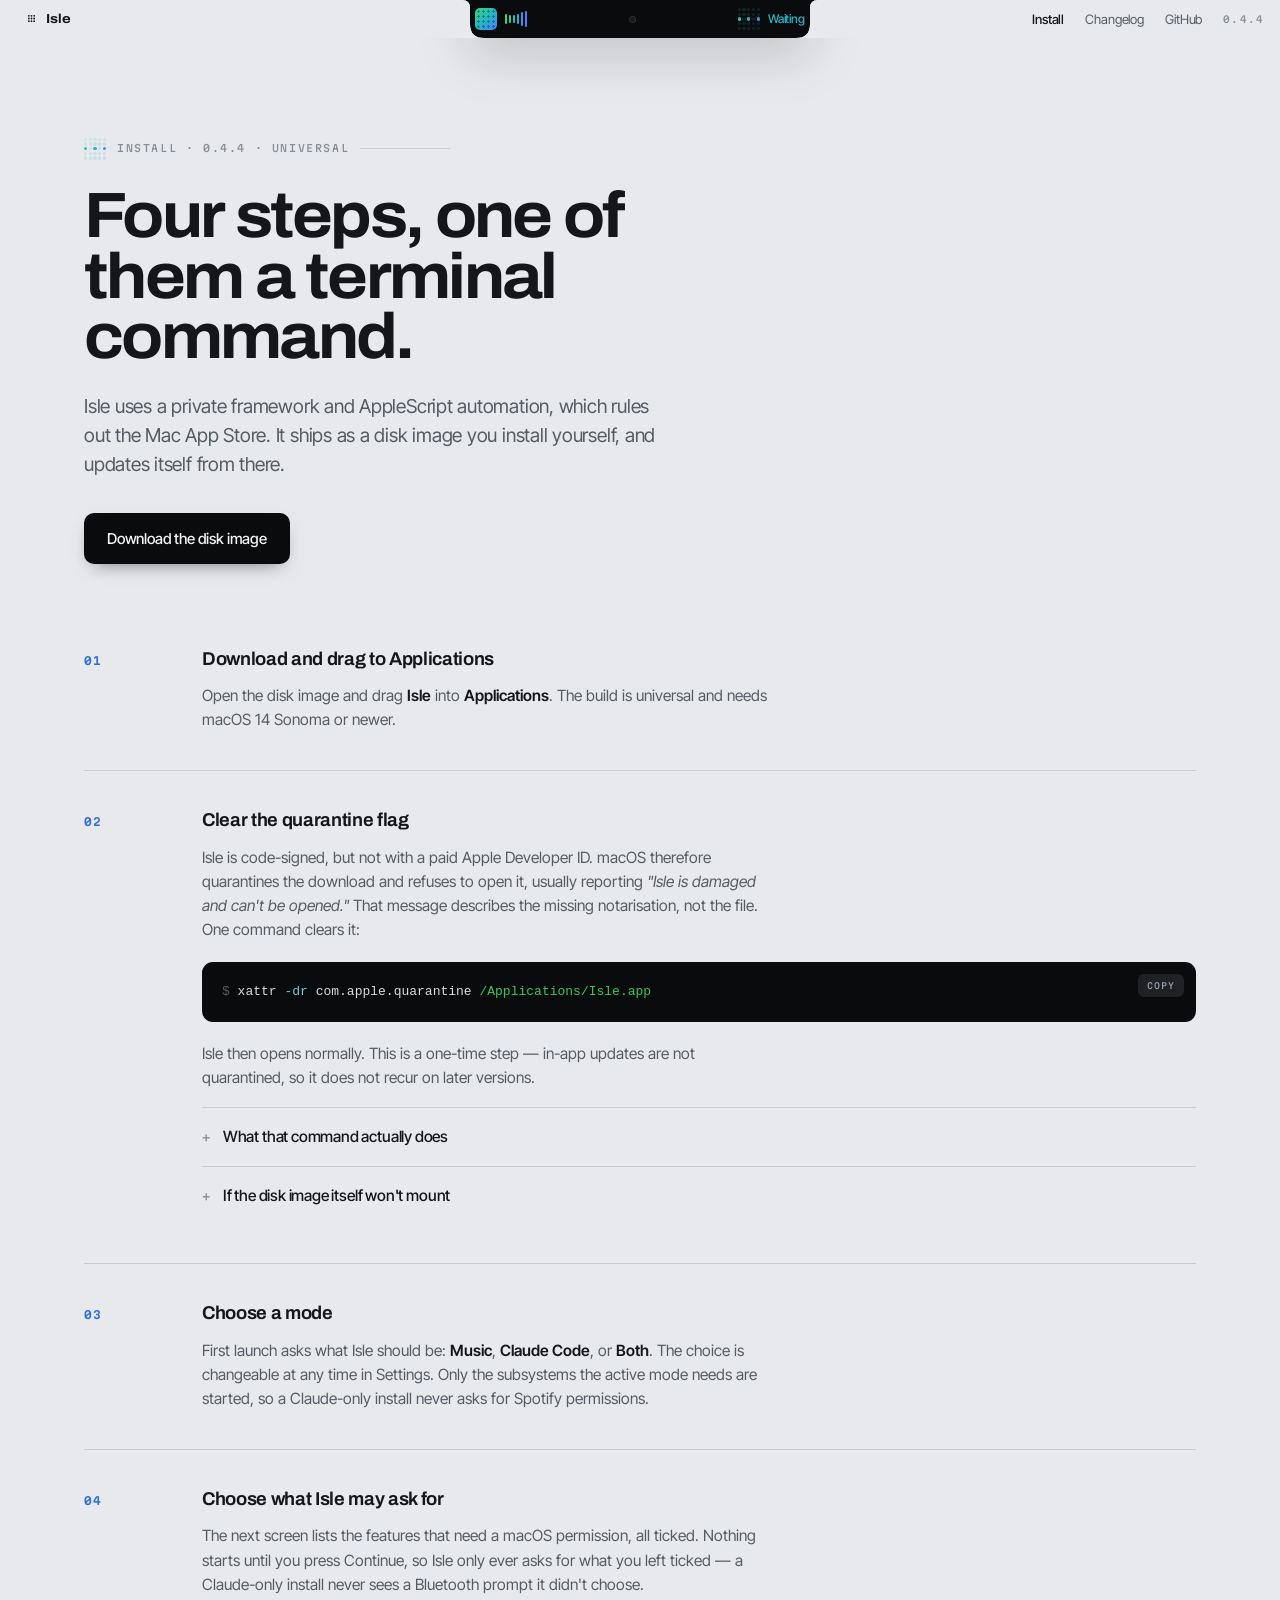
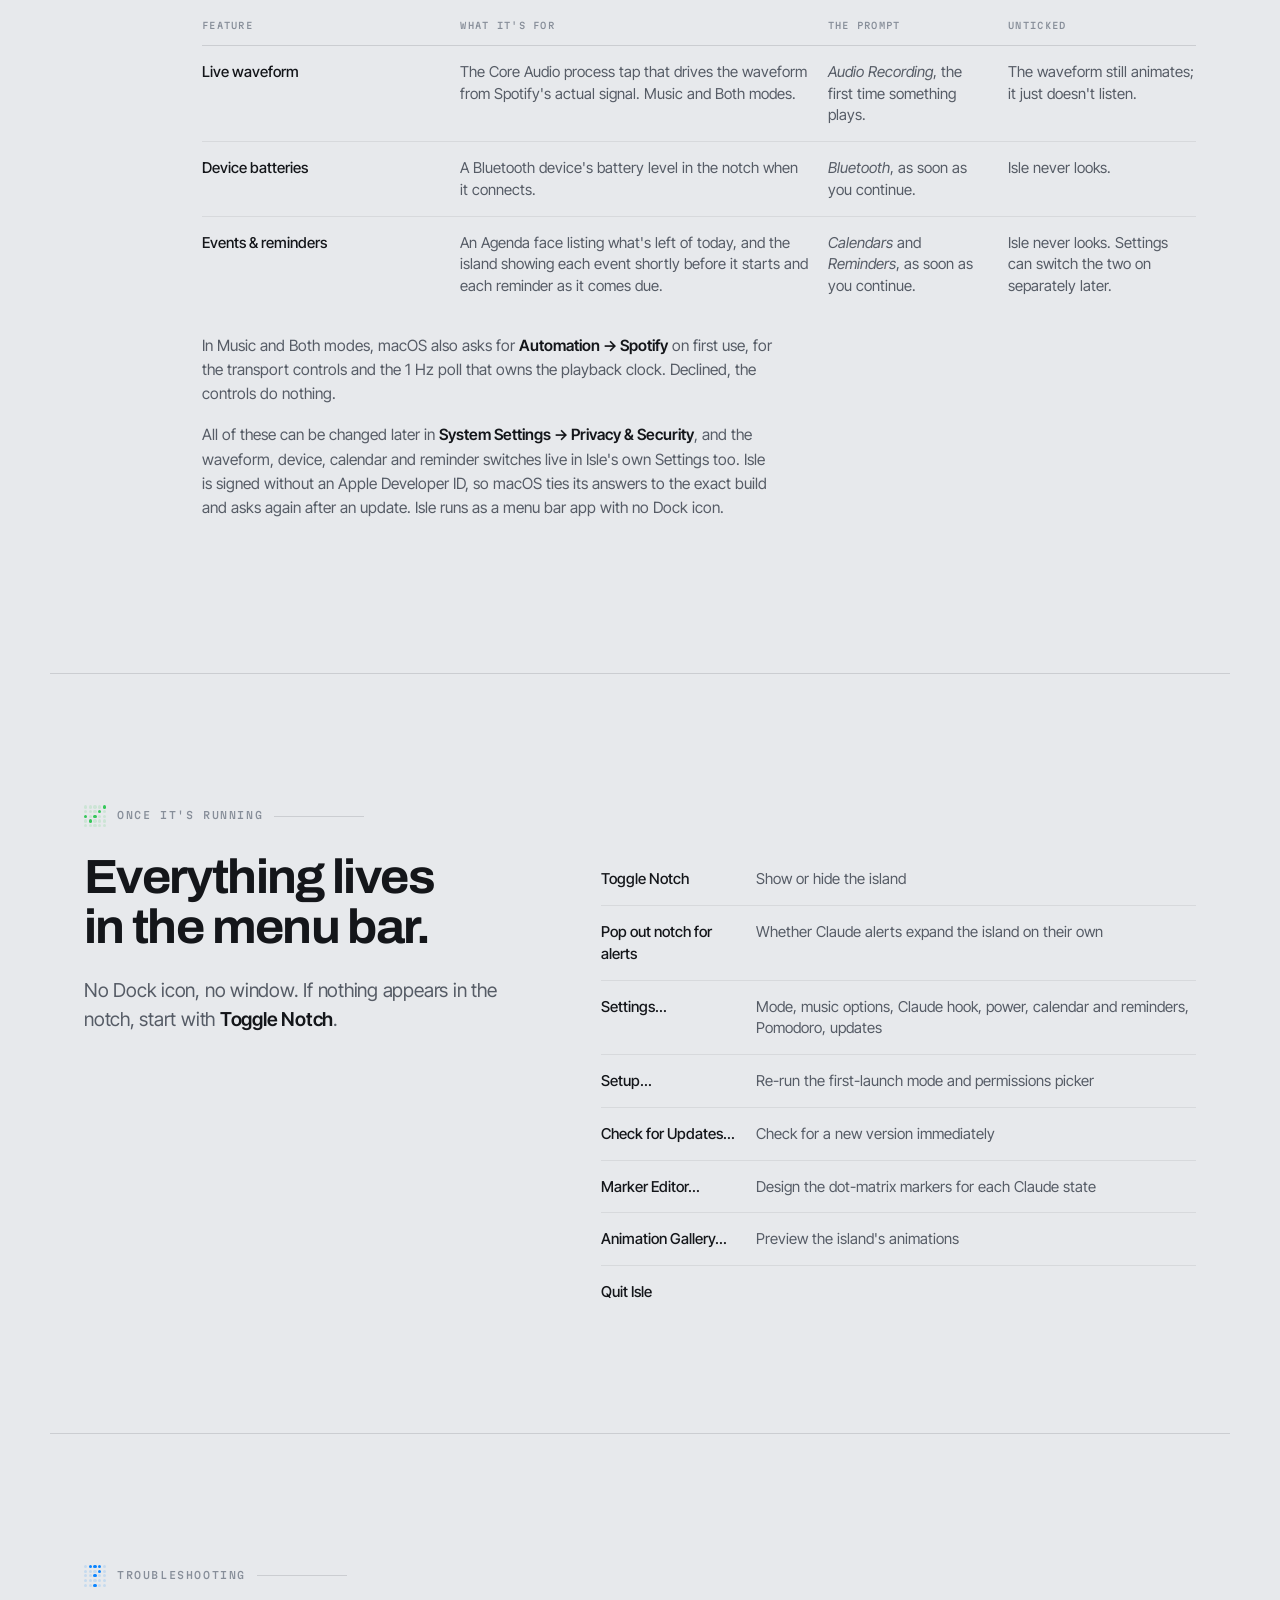
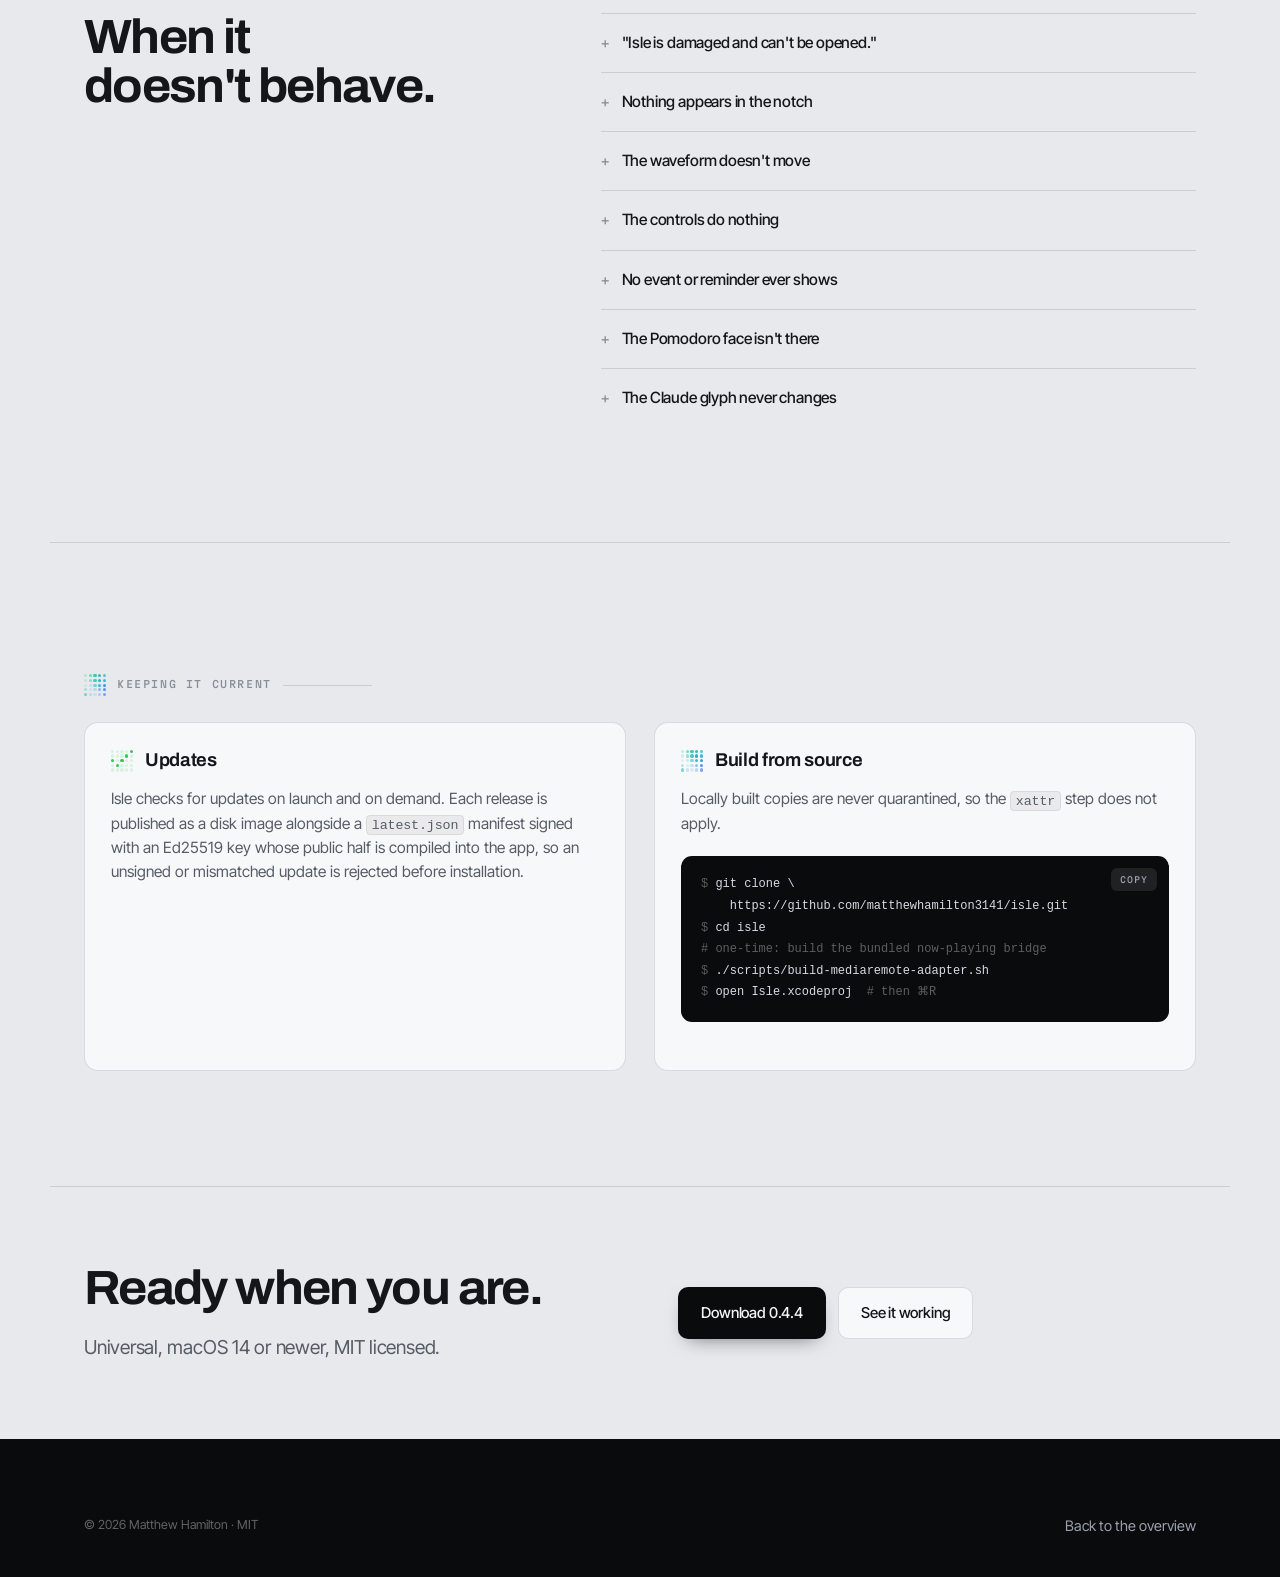
<file: install.html>
<!doctype html>
<html lang="en">
<head>
<meta charset="utf-8">
<meta name="viewport" content="width=device-width, initial-scale=1">
<title>Install Isle</title>
<meta name="description" content="Install Isle in four steps: download the disk image, clear the quarantine flag, choose a mode, choose its permissions. Plus troubleshooting and building from source.">
<meta name="theme-color" content="#e7e9ec">
<link rel="icon" href="assets/favicon.svg" type="image/svg+xml">
<link rel="canonical" href="https://islenotch.vercel.app/install.html">
<meta property="og:type" content="website">
<meta property="og:site_name" content="Isle">
<meta property="og:url" content="https://islenotch.vercel.app/install.html">
<meta property="og:title" content="Install Isle">
<meta property="og:description" content="Four steps: download the disk image, clear the quarantine flag, choose a mode, choose its permissions. Free, MIT licensed, macOS 14+.">
<meta property="og:image" content="https://islenotch.vercel.app/assets/card.png">
<meta property="og:image:width" content="1200">
<meta property="og:image:height" content="630">
<meta property="og:image:alt" content="A Dynamic Island for the MacBook notch. Now playing and Claude Code status, in the notch you already have.">
<meta name="twitter:card" content="summary_large_image">
<meta name="twitter:title" content="Install Isle">
<meta name="twitter:description" content="Four steps: download the disk image, clear the quarantine flag, choose a mode, choose its permissions. Free, MIT licensed, macOS 14+.">
<meta name="twitter:image" content="https://islenotch.vercel.app/assets/card.png">
<link rel="preconnect" href="https://fonts.googleapis.com">
<link rel="preconnect" href="https://fonts.gstatic.com" crossorigin>
<link href="https://fonts.googleapis.com/css2?family=Archivo:wdth,wght@62..125,400..800&family=Inter+Tight:wght@400;500;600;700&family=Martian+Mono:wght@400;500;600&display=swap" rel="stylesheet">
<link rel="stylesheet" href="assets/isle.css">
</head>
<body data-page="install">

<nav class="bar" aria-label="Main">
  <div class="bar__side">
    <a class="wordmark" href="index.html">
      <svg class="wordmark__dots" width="13" height="13" viewBox="0 0 1024 1024" aria-hidden="true" fill="currentColor">
        <circle cx="302" cy="302" r="72"/><circle cx="512" cy="302" r="72"/><circle cx="722" cy="302" r="72"/>
        <circle cx="302" cy="512" r="72"/><circle cx="512" cy="512" r="72"/><circle cx="722" cy="512" r="72"/>
        <circle cx="302" cy="722" r="72"/><circle cx="512" cy="722" r="72"/><circle cx="722" cy="722" r="72"/>
      </svg>
      Isle
    </a>
  </div>
  <div class="bar__side bar__side--right">
    <a href="install.html" aria-current="page">Install</a>
    <a href="changelog.html">Changelog</a>
    <a href="https://github.com/matthewhamilton3141/isle">GitHub</a>
    <span class="bar__version">0.4.4</span>
  </div>
</nav>

<main>

  <header class="page-head wrap" data-marker="waitingInput">
    <div class="state"><span data-dots="waitingInput" aria-hidden="true"></span>Install · 0.4.4 · universal</div>
    <h1>Four steps, one of them a terminal command.</h1>
    <p class="lede">
      Isle uses a private framework and AppleScript automation, which rules out the
      Mac App Store. It ships as a disk image you install yourself, and updates
      itself from there.
    </p>
    <div class="hero__actions">
      <a class="btn btn--solid" href="https://github.com/matthewhamilton3141/isle/releases/latest">Download the disk image</a>
    </div>
  </header>

  <section class="chapter chapter--open wrap steps">

    <div class="step">
      <div class="step__num"></div>
      <div>
        <h3>Download and drag to Applications</h3>
        <p>
          Open the disk image and drag <strong>Isle</strong> into
          <strong>Applications</strong>. The build is universal and needs macOS 14
          Sonoma or newer.
        </p>
      </div>
    </div>

    <div class="step" id="quarantine">
      <div class="step__num"></div>
      <div>
        <h3>Clear the quarantine flag</h3>
        <p>
          Isle is code-signed, but not with a paid Apple Developer ID. macOS
          therefore quarantines the download and refuses to open it, usually
          reporting <em>"Isle is damaged and can't be opened."</em> That message
          describes the missing notarisation, not the file. One command clears it:
        </p>
        <pre class="code"><span class="prompt">$ </span>xattr <span class="flag">-dr</span> com.apple.quarantine <span class="path">/Applications/Isle.app</span></pre>
        <p>
          Isle then opens normally. This is a one-time step — in-app updates are not
          quarantined, so it does not recur on later versions.
        </p>

        <details>
          <summary>What that command actually does</summary>
          <p>
            <code>com.apple.quarantine</code> is an extended attribute macOS attaches
            to downloaded files. Gatekeeper reads it, finds no Developer ID signature
            and no notarisation ticket, and blocks the app. <code>xattr -dr</code>
            removes that attribute from the bundle, which tells macOS you vouch for
            the app yourself. Nothing about the app changes: the code is untouched
            and still signed, just not by an identity Apple has on file.
          </p>
          <p>
            Run it only on software you trust, from a source you trust. Isle's full
            source is on GitHub, and a build you compile yourself never carries the
            flag.
          </p>
        </details>

        <details>
          <summary>If the disk image itself won't mount</summary>
          <p>The same flag, applied to the download:</p>
          <pre class="code"><span class="prompt">$ </span>xattr <span class="flag">-dr</span> com.apple.quarantine <span class="path">~/Downloads/Isle-0.4.4.dmg</span></pre>
        </details>
      </div>
    </div>

    <div class="step">
      <div class="step__num"></div>
      <div>
        <h3>Choose a mode</h3>
        <p>
          First launch asks what Isle should be: <strong>Music</strong>,
          <strong>Claude Code</strong>, or <strong>Both</strong>. The choice is
          changeable at any time in Settings. Only the subsystems the active mode
          needs are started, so a Claude-only install never asks for Spotify
          permissions.
        </p>
      </div>
    </div>

    <div class="step" id="permissions">
      <div class="step__num"></div>
      <div>
        <h3>Choose what Isle may ask for</h3>
        <p>
          The next screen lists the features that need a macOS permission, all
          ticked. Nothing starts until you press Continue, so Isle only ever asks for
          what you left ticked — a Claude-only install never sees a Bluetooth prompt
          it didn't choose.
        </p>
        <div class="table-scroll" style="margin-top: 22px">
          <table class="table">
            <thead><tr><th>Feature</th><th>What it's for</th><th>The prompt</th><th>Unticked</th></tr></thead>
            <tbody>
              <tr>
                <td>Live waveform</td>
                <td>The Core Audio process tap that drives the waveform from Spotify's actual signal. Music and Both modes.</td>
                <td><em>Audio Recording</em>, the first time something plays.</td>
                <td>The waveform still animates; it just doesn't listen.</td>
              </tr>
              <tr>
                <td>Device batteries</td>
                <td>A Bluetooth device's battery level in the notch when it connects.</td>
                <td><em>Bluetooth</em>, as soon as you continue.</td>
                <td>Isle never looks.</td>
              </tr>
              <tr>
                <td>Events &amp; reminders</td>
                <td>An Agenda face listing what's left of today, and the island showing each event shortly before it starts and each reminder as it comes due.</td>
                <td><em>Calendars</em> and <em>Reminders</em>, as soon as you continue.</td>
                <td>Isle never looks. Settings can switch the two on separately later.</td>
              </tr>
            </tbody>
          </table>
        </div>
        <p style="margin-top: 22px">
          In Music and Both modes, macOS also asks for <strong>Automation → Spotify</strong>
          on first use, for the transport controls and the 1&nbsp;Hz poll that owns the
          playback clock. Declined, the controls do nothing.
        </p>
        <p>
          All of these can be changed later in <strong>System Settings → Privacy &amp;
          Security</strong>, and the waveform, device, calendar and reminder switches
          live in Isle's own Settings too. Isle is signed without an Apple Developer ID, so macOS ties its
          answers to the exact build and asks again after an update. Isle runs as a menu
          bar app with no Dock icon.
        </p>
      </div>
    </div>

  </section>

  <!-- Menu bar --------------------------------------------------------- -->
  <section class="chapter wrap" data-marker="done">
    <div class="state"><span data-dots="done" aria-hidden="true"></span>Once it's running</div>
    <div class="split">
      <div>
        <h2>Everything lives in the menu bar.</h2>
        <p class="lede" style="margin-top: 24px">
          No Dock icon, no window. If nothing appears in the notch, start with
          <strong>Toggle Notch</strong>.
        </p>
      </div>
      <div>
        <table class="table">
          <tbody>
            <tr><td>Toggle Notch</td><td>Show or hide the island</td></tr>
            <tr><td>Pop out notch for alerts</td><td>Whether Claude alerts expand the island on their own</td></tr>
            <tr><td>Settings…</td><td>Mode, music options, Claude hook, power, calendar and reminders, Pomodoro, updates</td></tr>
            <tr><td>Setup…</td><td>Re-run the first-launch mode and permissions picker</td></tr>
            <tr><td>Check for Updates…</td><td>Check for a new version immediately</td></tr>
            <tr><td>Marker Editor…</td><td>Design the dot-matrix markers for each Claude state</td></tr>
            <tr><td>Animation Gallery…</td><td>Preview the island's animations</td></tr>
            <tr><td>Quit Isle</td><td></td></tr>
          </tbody>
        </table>
      </div>
    </div>
  </section>

  <!-- Troubleshooting -------------------------------------------------- -->
  <section class="chapter wrap" id="troubleshooting" data-marker="needsQuestion">
    <div class="state"><span data-dots="needsQuestion" aria-hidden="true"></span>Troubleshooting</div>
    <div class="split">
      <div>
        <h2>When it doesn't behave.</h2>
      </div>
      <div>
        <details>
          <summary>"Isle is damaged and can't be opened."</summary>
          <p>
            This is the quarantine flag, not a corrupt download. Run the
            <code>xattr</code> command from <a href="#quarantine">step 02</a>.
          </p>
        </details>
        <details>
          <summary>Nothing appears in the notch</summary>
          <p>
            Isle has no Dock icon. Use <strong>Toggle Notch</strong> from the menu bar
            item. Isle also runs on Macs without a notch, drawn against the top edge
            of the display.
          </p>
        </details>
        <details>
          <summary>The waveform doesn't move</summary>
          <p>
            Check that <strong>Waveform</strong> is set to <em>Live</em> in Settings → Music;
            <em>Animated</em> never listens, by design. Live capture requires macOS 14.4 or
            newer and permission to record audio — the <em>Audio Recording Privacy…</em>
            button in that section opens the right pane. Isle can't tell a declined
            permission from silence, so it won't claim which it is.
          </p>
        </details>
        <details>
          <summary>The controls do nothing</summary>
          <p>
            Automation permission for Spotify was declined. Re-enable Isle under
            <strong>System Settings → Privacy &amp; Security → Automation</strong>.
          </p>
        </details>
        <details>
          <summary>No event or reminder ever shows</summary>
          <p>
            Check the two switches under <strong>Settings → Calendar &amp; Reminders</strong>.
            Each says outright if its permission was declined, with a button to the right
            Privacy pane, and the Agenda face says so too. The island only announces a
            moment: all-day events and reminders with a date but no time are listed on the
            Agenda face but never announced, and invitations you declined are skipped
            entirely.
          </p>
        </details>
        <details>
          <summary>The Pomodoro face isn't there</summary>
          <p>
            It is off until switched on under <strong>Settings → Pomodoro</strong>, and
            switching it off again resets any timer that was running. A fresh timer stays
            out of the collapsed island until you start it — a 25:00 that never moves
            says nothing.
          </p>
        </details>
        <details>
          <summary>The Claude glyph never changes</summary>
          <p>
            Confirm the hook is installed under <strong>Settings → Claude Code</strong>,
            and that <code>~/.claude/settings.json</code> still contains the
            <code>isle-cli</code> entries. Sessions started before the hook was
            installed do not report.
          </p>
        </details>
      </div>
    </div>
  </section>

  <!-- Updates + source -------------------------------------------------- -->
  <section class="chapter wrap" id="source" data-marker="working">
    <div class="state"><span data-dots="working" aria-hidden="true"></span>Keeping it current</div>
    <div class="grid-2">
      <article class="card">
        <div class="card__head"><span data-dots="done" aria-hidden="true"></span><h3>Updates</h3></div>
        <p>
          Isle checks for updates on launch and on demand. Each release is published
          as a disk image alongside a <code>latest.json</code> manifest signed with an
          Ed25519 key whose public half is compiled into the app, so an unsigned or
          mismatched update is rejected before installation.
        </p>
      </article>

      <article class="card">
        <div class="card__head"><span data-dots="working" aria-hidden="true"></span><h3>Build from source</h3></div>
        <p>Locally built copies are never quarantined, so the <code>xattr</code> step does not apply.</p>
        <pre class="code" data-copy="git clone https://github.com/matthewhamilton3141/isle.git
cd isle
./scripts/build-mediaremote-adapter.sh
open Isle.xcodeproj"><span class="prompt">$ </span>git clone \
    https://github.com/matthewhamilton3141/isle.git
<span class="prompt">$ </span>cd isle
<span class="comment"># one-time: build the bundled now-playing bridge</span>
<span class="prompt">$ </span>./scripts/build-mediaremote-adapter.sh
<span class="prompt">$ </span>open Isle.xcodeproj  <span class="comment"># then ⌘R</span></pre>
      </article>
    </div>
  </section>

  <section class="chapter chapter--tight wrap">
    <div class="split split--even split--center">
      <div>
        <h2>Ready when you are.</h2>
        <p class="lede" style="margin-top: 20px">Universal, macOS 14 or newer, MIT licensed.</p>
      </div>
      <div class="hero__actions" style="margin-top: 0">
        <a class="btn btn--solid" href="https://github.com/matthewhamilton3141/isle/releases/latest">Download 0.4.4</a>
        <a class="btn btn--line" href="index.html">See it working</a>
      </div>
    </div>
  </section>

</main>

<footer class="footer">
  <div class="wrap">
    <div class="footer__note footer__note--bare">
      <span>© 2026 Matthew Hamilton · MIT</span>
      <span><a href="index.html">Back to the overview</a></span>
    </div>
  </div>
</footer>

<script src="assets/isle.js"></script>
</body>
</html>
</file>
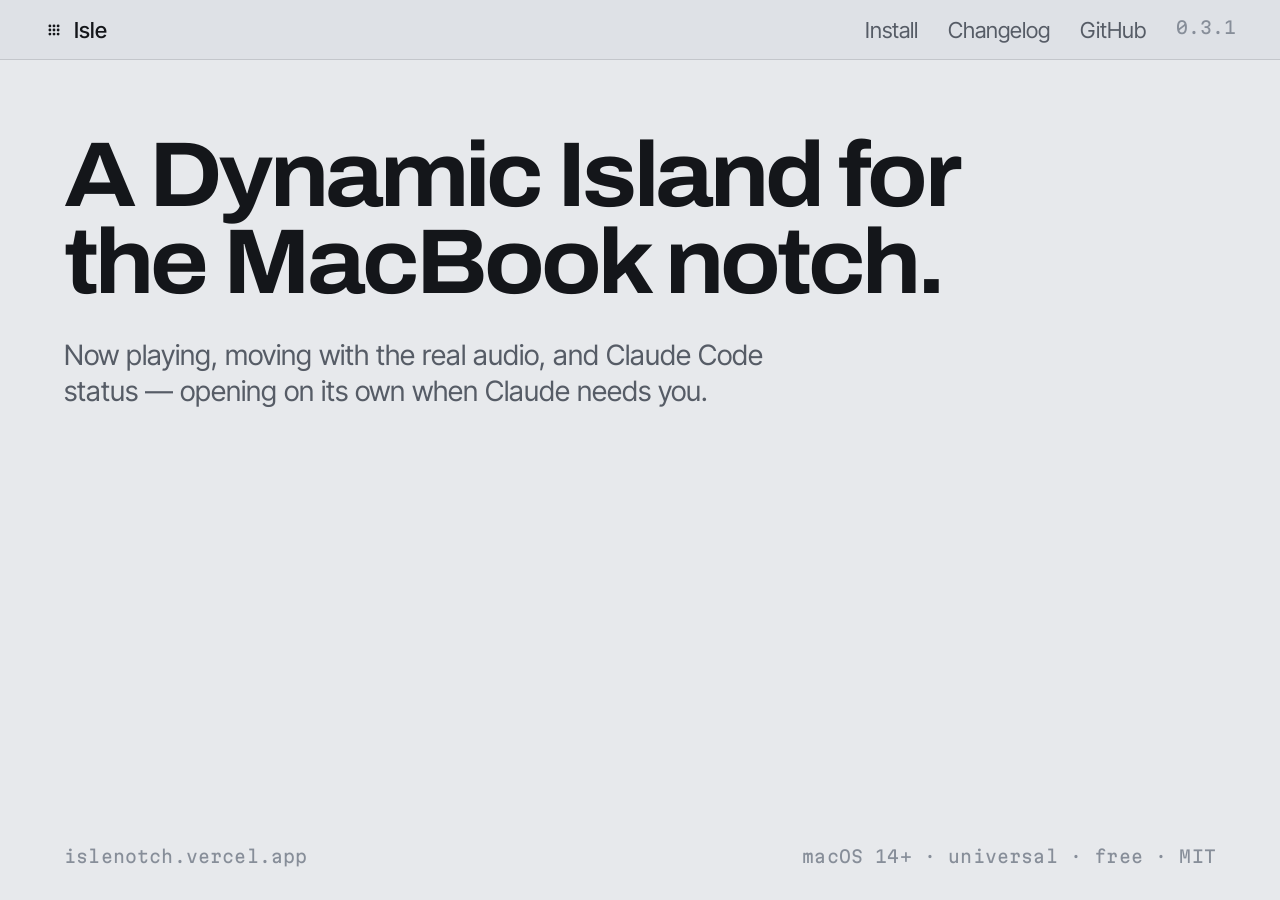
<file: scripts/card.html>
<!doctype html>
<html lang="en"><head><meta charset="utf-8">
<link href="https://fonts.googleapis.com/css2?family=Archivo:wdth,wght@62..125,400..800&family=Inter+Tight:wght@400;500;600;700&family=Martian+Mono:wght@400;500;600&display=swap" rel="stylesheet">
<style>
:root{--sheet:#e7e9ec;--ink:#14161a;--graphite:#565c66;--quiet:#878e99;--hair:rgba(20,22,26,.13);
--display:"Archivo","Helvetica Neue",sans-serif;--body:"Inter Tight",-apple-system,sans-serif;--mono:"Martian Mono",ui-monospace,Menlo,monospace;}
*{box-sizing:border-box;margin:0}
html,body{width:1200px;height:630px;overflow:hidden;background:var(--sheet);font-family:var(--body);color:var(--ink)}
.bar{position:absolute;inset:0 0 auto 0;height:60px;background:#dee1e6;border-bottom:1px solid var(--hair);
 display:flex;align-items:center;justify-content:space-between;padding:0 44px;font-size:22px;font-weight:500}
.wordmark{display:flex;align-items:center;gap:10px}
.wordmark svg{width:20px;height:20px}
.bar .right{display:flex;gap:30px;color:var(--graphite);font-weight:400}
.bar .right .v{font-family:var(--mono);font-size:17px;color:var(--quiet)}
.lead{position:absolute;left:64px;right:64px;top:132px}
h1{font-family:var(--display);font-variation-settings:"wdth" 108;font-weight:700;font-size:92px;letter-spacing:-.042em;line-height:.95;max-width:15ch}
.lead p{margin-top:30px;font-size:28px;color:var(--graphite);max-width:46ch;line-height:1.3}
.meta{position:absolute;left:64px;right:64px;bottom:34px;display:flex;justify-content:space-between;font-family:var(--mono);font-size:17px;color:var(--quiet);letter-spacing:.01em}
</style></head><body>
<div class="bar">
  <span class="wordmark"><svg viewBox="0 0 1024 1024" fill="currentColor"><circle cx="302" cy="302" r="72"/><circle cx="512" cy="302" r="72"/><circle cx="722" cy="302" r="72"/><circle cx="302" cy="512" r="72"/><circle cx="512" cy="512" r="72"/><circle cx="722" cy="512" r="72"/><circle cx="302" cy="722" r="72"/><circle cx="512" cy="722" r="72"/><circle cx="722" cy="722" r="72"/></svg>Isle</span>
  <span class="right"><span>Install</span><span>Changelog</span><span>GitHub</span><span class="v">0.3.1</span></span>
</div>
<div class="lead">
  <h1>A Dynamic Island for the MacBook notch.</h1>
  <p>Now playing, moving with the real audio, and Claude Code status — opening on its own when Claude needs you.</p>
</div>
<div class="meta"><span>islenotch.vercel.app</span><span>macOS 14+ · universal · free · MIT</span></div>
</body></html>
</file>
<file: assets/isle.css>
/* ==========================================================================
   Isle — site styles

   The page is the display. The bar at the top is the macOS menu bar, with the
   notch cut out of it for real: the island is drawn behind the bar and shows
   through the hole, so it is the only true black on the page and it grows
   downward out of the menu bar exactly the way the app does.

   Identity is taken from the app: the 3x3 dot mark, the 5x5 marker grids, the
   notch outline, and the macOS system colours the markers use.
   ========================================================================== */

/* --- Tokens -------------------------------------------------------------- */

:root {
  /* The ground is the display; the black is the notch. */
  --sheet: #e7e9ec;
  --sheet-2: #dee1e6;
  --paper: #f7f8fa;
  --bezel: #0a0b0d;
  --bezel-2: #131519;

  --ink: #14161a;
  --graphite: #565c66;
  --quiet: #878e99;
  --bone: #f2f3f5;
  --bone-mute: #9aa1ad;

  --hair: rgba(20, 22, 26, 0.13);
  --hair-soft: rgba(20, 22, 26, 0.075);
  --hair-dark: rgba(255, 255, 255, 0.11);

  /* MarkerDesign.Hex — the app's own state palette. */
  --red: #ff3b30;
  --amber: #ff9f0a;
  --green: #34c759;
  --blue: #0a84ff;
  --cyan: #32ade6;
  --grey: #8e8e93;

  /* Stand-in for the artwork tint the app pulls from album art. The three
     stops are the demo cover, and isle.js reads them straight out of here for
     the waveform and the palette markers — so this is the only place the
     artwork palette is written down. */
  --art-1: #37d67a;
  --art-2: #25b6c9;
  --art-3: #4a7dff;

  /* The accent is the artwork palette, adjusted for text rather than for
     glyphs: --art-3 darkened enough to read on the sheet, --art-2 lifted
     enough to read on black. */
  --tint: #2f6fe0;
  --tint-dark: #6fc9e6;

  --bar-h: 38px;
  --cutout-w: 190px;      /* the camera housing itself */
  --collapsed-w: 356px;

  --display: "Archivo", "Helvetica Neue", sans-serif;
  --body: "Inter Tight", -apple-system, BlinkMacSystemFont, sans-serif;
  --mono: "Martian Mono", ui-monospace, SFMono-Regular, Menlo, monospace;
  --code: ui-monospace, SFMono-Regular, "SF Mono", Menlo, Consolas, monospace;

  --wrap: 1180px;
  --gutter: 34px;
}

/* --- BEGIN GENERATED (scripts/sync-from-swift.mjs) ----------- */
:root {
  /* Isle 0.3.2 — MarkerDesign.swift, MarkerKind.swift, NotchShape.swift, NotchMetrics.swift */
  --expanded-w: 520px;
  --expanded-h: 146px;
}
/* --- END GENERATED --------------------------------------------------- */

/* --- Base ---------------------------------------------------------------- */

*, *::before, *::after { box-sizing: border-box; }

[hidden] { display: none !important; }

html { -webkit-text-size-adjust: 100%; scroll-behavior: smooth; }

body {
  margin: 0;
  background: var(--sheet);
  color: var(--ink);
  font-family: var(--body);
  font-size: 17px;
  line-height: 1.56;
  -webkit-font-smoothing: antialiased;
  text-rendering: optimizeLegibility;
}

img, video { max-width: 100%; }
a { color: inherit; }

:focus-visible {
  outline: 2px solid var(--tint);
  outline-offset: 3px;
  border-radius: 3px;
}

/* --- Type ---------------------------------------------------------------- */

h1, h2, h3, h4 {
  font-family: var(--display);
  font-weight: 700;
  margin: 0;
  color: var(--ink);
  text-wrap: balance;
}

h1 {
  font-size: clamp(2.85rem, 6.8vw, 5.3rem);
  font-variation-settings: "wdth" 108;
  letter-spacing: -0.042em;
  line-height: 0.95;
}

h2 {
  font-size: clamp(1.95rem, 3.9vw, 3rem);
  font-variation-settings: "wdth" 104;
  letter-spacing: -0.034em;
  line-height: 1.03;
}

h3 {
  font-size: 1.16rem;
  font-weight: 650;
  letter-spacing: -0.018em;
  line-height: 1.25;
}

h4 { font-size: 0.98rem; font-weight: 650; letter-spacing: -0.012em; }

p { margin: 0 0 1.1em; }
p:last-child { margin-bottom: 0; }

.lede {
  color: var(--graphite);
  font-size: clamp(1.05rem, 1.5vw, 1.22rem);
  line-height: 1.5;
  letter-spacing: -0.012em;
}

.prose { color: var(--graphite); }
.prose strong { color: var(--ink); font-weight: 600; }

strong { font-weight: 600; color: var(--ink); }
em { font-style: italic; }

code {
  font-family: var(--code);
  font-size: 0.86em;
  letter-spacing: -0.01em;
  background: rgba(20, 22, 26, 0.06);
  border: 1px solid var(--hair-soft);
  border-radius: 4px;
  padding: 0.12em 0.36em;
  white-space: nowrap;
}

/* --- The state label ----------------------------------------------------
   Sections are typed by one of the four states the site shows. The label is
   the marker itself plus its name — the same vocabulary the island uses.
   ------------------------------------------------------------------------ */

.state {
  display: inline-flex;
  align-items: center;
  gap: 11px;
  font-family: var(--mono);
  font-size: 10px;
  font-weight: 500;
  letter-spacing: 0.16em;
  text-transform: uppercase;
  color: var(--quiet);
  margin: 0 0 26px;
}

.state::after {
  content: "";
  height: 1px;
  width: clamp(28px, 7vw, 90px);
  background: var(--hair);
}

.state .dots { flex: none; }

.label {
  font-family: var(--mono);
  font-size: 10px;
  font-weight: 500;
  letter-spacing: 0.16em;
  text-transform: uppercase;
  color: var(--quiet);
}

/* --- Layout -------------------------------------------------------------- */

.wrap {
  width: 100%;
  max-width: var(--wrap);
  margin: 0 auto;
  padding: 0 var(--gutter);
}

.chapter {
  padding-block: clamp(72px, 9vw, 118px);
  border-top: 1px solid var(--hair);
}

.chapter--tight { padding-block: clamp(56px, 6vw, 78px); }
.chapter--open { border-top: 0; padding-top: 0; }

.grid-2 {
  display: grid;
  grid-template-columns: repeat(2, minmax(0, 1fr));
  gap: 28px;
}

.grid-3 {
  display: grid;
  grid-template-columns: repeat(3, minmax(0, 1fr));
  gap: 22px;
}

.split {
  display: grid;
  grid-template-columns: minmax(0, 0.85fr) minmax(0, 1.15fr);
  gap: clamp(32px, 6vw, 84px);
}

.split--even { grid-template-columns: repeat(2, minmax(0, 1fr)); }
.split--center { align-items: center; }
.split--end { align-items: end; }

.stack > * + * { margin-top: 22px; }

/* --- The menu bar and its cutout ---------------------------------------- */

.bar {
  position: fixed;
  inset: 0 0 auto;
  height: var(--bar-h);
  z-index: 40;
  display: grid;
  grid-template-columns: 1fr var(--collapsed-w) 1fr;
  align-items: center;
  padding: 0 16px;
  font-size: 13px;
}

/* The light of the bar, with the island's current shape punched out of it.
   Drawn by isle.js so the hole tracks the island as it opens. */
.bar__sheet {
  position: absolute;
  inset: 0;
  width: 100%;
  height: 100%;
  pointer-events: none;
  z-index: 0;
}

.bar__side {
  position: relative;
  z-index: 2;
  display: flex;
  align-items: center;
  gap: 3px;
  min-width: 0;
}

.bar__side--right { grid-column: 3; justify-content: flex-end; }

.bar a {
  color: var(--graphite);
  text-decoration: none;
  padding: 4px 9px;
  border-radius: 6px;
  letter-spacing: -0.01em;
  white-space: nowrap;
  transition: color 0.15s, background 0.15s;
}

.bar a:hover { color: var(--ink); background: rgba(20, 22, 26, 0.07); }
.bar a[aria-current="page"] { color: var(--ink); font-weight: 500; }

.wordmark {
  display: inline-flex;
  align-items: center;
  gap: 8px;
  font-family: var(--display);
  font-weight: 700;
  font-variation-settings: "wdth" 112;
  letter-spacing: -0.02em;
  color: var(--ink) !important;
}

.wordmark__dots { display: block; }

.bar__version {
  font-family: var(--mono);
  font-size: 9.5px;
  font-weight: 500;
  letter-spacing: 0.12em;
  color: var(--quiet);
  padding-left: 9px;
  white-space: nowrap;
}

/* --- The island ---------------------------------------------------------- */

.island-mount {
  position: fixed;
  top: 0;
  left: 50%;
  transform: translateX(-50%);
  width: 560px;
  height: 210px;
  z-index: 30;               /* behind the bar, so it shows through the hole */
  pointer-events: none;
  filter: drop-shadow(0 12px 26px rgba(10, 11, 13, 0.22));
}

.island-shape {
  position: absolute;
  inset: 0;
  width: 100%;
  height: 100%;
  display: block;
}

.island-fill { fill: var(--bezel); }

.island-layer {
  position: absolute;
  top: 0;
  left: 50%;
  transform: translateX(-50%);
  width: var(--collapsed-w);
  overflow: hidden;
  color: var(--bone);
}

.collapsed-row {
  height: var(--bar-h);
  width: var(--collapsed-w);
  margin: 0 auto;
  display: flex;
  align-items: center;
  justify-content: space-between;
  padding: 0 13px;
  gap: 10px;
}

.collapsed-row__left,
.collapsed-row__right {
  display: flex;
  align-items: center;
  gap: 8px;
  min-width: 0;
}

/* Colour is set from the marker — blue for a question, green for done —
   so the word and its glyph always agree. */
.collapsed-row__word {
  font-family: var(--body);
  font-size: 12px;
  font-weight: 500;
  letter-spacing: -0.01em;
  color: var(--bone);
  white-space: nowrap;
}

.camera {
  width: 7px;
  height: 7px;
  border-radius: 50%;
  background: #17181c;
  box-shadow: inset 0 0 0 1px rgba(255, 255, 255, 0.09);
  flex: none;
}

/* --- Album art ----------------------------------------------------------- */

.art {
  width: 22px;
  height: 22px;
  border-radius: 5px;
  flex: none;
  position: relative;
  overflow: hidden;
  background: linear-gradient(140deg, var(--art-1) 0%, var(--art-2) 52%, var(--art-3) 100%);
}

.art::after {
  content: "";
  position: absolute;
  inset: 0;
  background-image: radial-gradient(circle, rgba(0, 0, 0, 0.34) 1px, transparent 1.2px);
  background-size: 5px 5px;
  background-position: 1px 1px;
  mix-blend-mode: multiply;
}

/* --- Waveform ------------------------------------------------------------ */

.wave {
  display: inline-flex;
  align-items: center;
  gap: 2px;
  height: 18px;
  flex: none;
}

.wave__bar {
  width: 2px;
  height: 3px;
  border-radius: 1px;
  display: block;   /* colour is set per bar, from the cover */
}

/* --- Dot matrix ---------------------------------------------------------- */

.dots {
  display: grid;
  grid-template-columns: repeat(5, 1fr);
  gap: 1.4px;
  width: 22px;
  height: 22px;
  flex: none;
}

.dots__dot {
  border-radius: 50%;
  background: currentColor;
  opacity: 0.15;
  display: block;
}

.dots__dot[data-lit="1"] { opacity: 1; }
.dots[data-ghost="0"] .dots__dot { opacity: 0; }
.dots[data-ghost="0"] .dots__dot[data-lit="1"] { opacity: 1; }

.dots--md { width: 34px; height: 34px; gap: 2.5px; }
.dots--lg { width: 56px; height: 56px; gap: 4px; }

.dots[data-anim="solid"]   .dots__dot[data-lit="1"] { animation: breathe var(--dur, 2.4s) ease-in-out infinite; }
.dots[data-anim="pulse"]   .dots__dot[data-lit="1"] { animation: pulse   var(--dur, 1.6s) ease-in-out infinite; }
.dots[data-anim="blink"]   .dots__dot[data-lit="1"] { animation: blink   var(--dur, 1.1s) steps(1, end) infinite; }
.dots[data-anim="shimmer"] .dots__dot[data-lit="1"] { animation: shimmer var(--dur, 1.9s) ease-in-out infinite; }

@keyframes breathe { 0%, 100% { opacity: 0.72; } 50% { opacity: 1; } }
@keyframes pulse   { 0%, 100% { opacity: 0.28; } 50% { opacity: 1; } }
@keyframes blink   { 0%, 49% { opacity: 1; } 50%, 100% { opacity: 0.12; } }
@keyframes shimmer { 0%, 100% { opacity: 0.3; } 50% { opacity: 1; } }

/* --- Hero ---------------------------------------------------------------- */

.hero { padding-block: calc(var(--bar-h) + 44px) clamp(64px, 8vw, 104px); }

/* Headline on the left, everything you act on to the right of it. */
.hero__layout {
  display: grid;
  grid-template-columns: repeat(2, minmax(0, 1fr));
  gap: clamp(32px, 5vw, 64px);
  align-items: start;
}

.hero h1 { font-size: clamp(2.6rem, 4.6vw, 4.4rem); }

.hero__col { padding-top: 6px; }

.hero__actions {
  display: flex;
  flex-wrap: wrap;
  gap: 12px;
  margin-top: 34px;
}

.hero__fine {
  margin: 26px 0 0;
  font-size: 13.5px;
  color: var(--quiet);
}

.hero__col .code { margin: 12px 0 0; }
.hero__col .code + .hero__fine { margin-top: 14px; }

.hero__fine a { color: var(--graphite); }

/* --- The demo ------------------------------------------------------------ */

.demo { margin: clamp(34px, 4vw, 52px) 0 0; }

.demo__stage {
  position: relative;
  border-radius: 18px;
  /* A shade off the island's black, so the margin around the capture reads
     as space rather than as more panel. */
  background: var(--bezel-2);
  border: 1px solid rgba(10, 11, 13, 0.5);
  box-shadow: 0 24px 60px -28px rgba(10, 11, 13, 0.5);
  /* The capture is cropped to the island itself — the panel runs edge to edge
     in the recording — so the margins around it are the frame's job. */
  padding: clamp(14px, 2.2vw, 30px);
}

.demo__video {
  display: block;
  width: 100%;
  height: auto;
  aspect-ratio: 1298 / 540;   /* the capture's own shape */
  border-radius: 8px;
}

/* Until a capture exists, the stage is not empty — it shows the shape the
   video will show, drawn from the app's own geometry. */
.demo__standin {
  position: absolute;
  inset: clamp(14px, 2.2vw, 30px);
  border-radius: 8px;
  display: grid;
  place-items: center;
  gap: 18px;
  align-content: center;
  color: var(--bone-mute);
  background:
    radial-gradient(120% 90% at 50% -10%, rgba(55, 214, 122, 0.14), transparent 62%),
    var(--bezel);
}

.demo__stage[data-ready="true"] .demo__standin { display: none; }

.demo__standin p {
  font-family: var(--mono);
  font-size: 9.5px;
  font-weight: 500;
  letter-spacing: 0.15em;
  text-transform: uppercase;
  margin: 0;
}

.demo__caption {
  margin: 16px 0 0;
  font-size: 13.5px;
  color: var(--quiet);
  max-width: 62ch;
}

/* --- Buttons ------------------------------------------------------------- */

.btn {
  display: inline-flex;
  align-items: center;
  gap: 9px;
  padding: 13px 22px;
  border-radius: 10px;
  border: 1px solid transparent;
  font-family: var(--body);
  font-size: 15px;
  font-weight: 500;
  letter-spacing: -0.012em;
  text-decoration: none;
  cursor: pointer;
  transition: transform 0.16s, background 0.16s, border-color 0.16s, box-shadow 0.16s;
}

.btn--solid {
  background: var(--bezel);
  color: var(--bone);
  box-shadow: 0 8px 20px -10px rgba(10, 11, 13, 0.6);
}

.btn--solid:hover { transform: translateY(-2px); background: #1b1e24; }

.btn--line { border-color: var(--hair); color: var(--ink); background: var(--paper); }
.btn--line:hover { transform: translateY(-2px); border-color: rgba(20, 22, 26, 0.28); }

/* --- Cards --------------------------------------------------------------- */

.card {
  border: 1px solid var(--hair);
  border-radius: 14px;
  background: var(--paper);
  padding: 26px 26px 28px;
}

.card__head {
  display: flex;
  align-items: center;
  gap: 12px;
  margin-bottom: 15px;
}

.card p { color: var(--graphite); font-size: 15.5px; }
.card > h4 + p { margin-top: 12px; }

.feature-list { list-style: none; margin: 22px 0 0; padding: 0; }

.feature-list li {
  position: relative;
  padding-left: 22px;
  margin-bottom: 15px;
  font-size: 15px;
  color: var(--graphite);
  line-height: 1.5;
}

.feature-list li::before {
  content: "";
  position: absolute;
  left: 0;
  top: 9px;
  width: 6px;
  height: 6px;
  border-radius: 50%;
  background: var(--accent, var(--tint));
}

.feature-list li:last-child { margin-bottom: 0; }

.note {
  border-left: 2px solid var(--accent, var(--tint));
  background: var(--paper);
  border-radius: 0 12px 12px 0;
  padding: 20px 22px;
}

.note h4 { margin-bottom: 8px; }
.note p { font-size: 14.5px; color: var(--graphite); }

/* --- The marker chapter -------------------------------------------------
   Markers live on black in the app, so they are shown on black here. It is
   the one place the sheet gives way.
   ------------------------------------------------------------------------ */

.dark {
  background: var(--bezel);
  color: var(--bone);
  border-top: 0;
}

.dark + .chapter { border-top: 0; }

.dark h1, .dark h2, .dark h3, .dark h4 { color: var(--bone); }
.dark .lede, .dark .prose { color: var(--bone-mute); }
.dark .state { color: rgba(255, 255, 255, 0.4); }
.dark .state::after { background: var(--hair-dark); }
.dark strong { color: var(--bone); }
.dark code { background: rgba(255, 255, 255, 0.08); border-color: var(--hair-dark); }

.markers {
  display: grid;
  grid-template-columns: repeat(4, minmax(0, 1fr));
  gap: 14px;
  margin-top: 52px;
}

.marker {
  text-align: left;
  background: rgba(255, 255, 255, 0.035);
  border: 1px solid var(--hair-dark);
  border-radius: 14px;
  padding: 22px 20px 20px;
  cursor: pointer;
  font: inherit;
  display: flex;
  flex-direction: column;
  gap: 18px;
  transition: background 0.16s, border-color 0.16s, transform 0.16s;
}

.marker:hover {
  background: rgba(255, 255, 255, 0.07);
  border-color: rgba(255, 255, 255, 0.24);
  transform: translateY(-2px);
}

.marker[aria-pressed="true"] { border-color: currentColor; background: rgba(255, 255, 255, 0.08); }

.marker__name {
  font-family: var(--display);
  font-weight: 650;
  font-size: 16px;
  letter-spacing: -0.02em;
  color: var(--bone);
  margin-bottom: 5px;
}

.marker__detail { font-size: 13px; color: var(--bone-mute); line-height: 1.45; }


/* --- Tables -------------------------------------------------------------- */

.table { width: 100%; border-collapse: collapse; font-size: 15px; }

.table th {
  text-align: left;
  font-family: var(--mono);
  font-size: 9px;
  font-weight: 500;
  letter-spacing: 0.14em;
  text-transform: uppercase;
  color: var(--quiet);
  padding: 0 18px 12px 0;
  border-bottom: 1px solid var(--hair);
}

.table td {
  padding: 15px 18px 15px 0;
  border-bottom: 1px solid var(--hair-soft);
  color: var(--graphite);
  vertical-align: top;
  line-height: 1.45;
}

.table td:last-child, .table th:last-child { padding-right: 0; }
.table th:first-child, .table td:first-child { width: 26%; }
.table td:first-child { color: var(--ink); font-weight: 500; }
.table tr:last-child td { border-bottom: 0; }


.dark .table th { color: rgba(255, 255, 255, 0.4); border-bottom-color: var(--hair-dark); }
.dark .table td { color: var(--bone-mute); border-bottom-color: rgba(255, 255, 255, 0.07); }
.dark .table td:first-child { color: var(--bone); }

.table-scroll { overflow-x: auto; -webkit-overflow-scrolling: touch; }

/* --- Steps --------------------------------------------------------------- */

.steps { counter-reset: step; }

.step {
  counter-increment: step;
  display: grid;
  grid-template-columns: 74px minmax(0, 1fr);
  gap: clamp(18px, 4vw, 44px);
  padding: 38px 0;
  border-top: 1px solid var(--hair);
}

.step:first-child { border-top: 0; padding-top: 0; }

.step__num {
  font-family: var(--mono);
  font-size: 11px;
  font-weight: 600;
  letter-spacing: 0.1em;
  color: var(--tint);
  padding-top: 4px;
}

.step__num::before { content: "0" counter(step); }

.step h3 { margin-bottom: 13px; }
.step p { color: var(--graphite); max-width: 64ch; font-size: 15.5px; }

/* --- Code ---------------------------------------------------------------- */

.code {
  position: relative;
  margin: 20px 0;
  padding: 18px 68px 18px 20px;
  background: var(--bezel);
  color: #d7dae0;
  border-radius: 11px;
  font-family: var(--code);
  font-size: 13px;
  line-height: 1.8;
  letter-spacing: 0;
  overflow-x: auto;
  white-space: pre;
}

/* Inside a card the block is half the width, and the clone URL would run
   under the copy button. */
.card .code { font-size: 12px; }

.code .prompt { color: rgba(255, 255, 255, 0.32); user-select: none; }
.code .flag { color: var(--tint-dark); }
.code .path { color: var(--green); }
.code .comment { color: rgba(255, 255, 255, 0.34); }

.copy {
  position: absolute;
  top: 12px;
  right: 12px;
  background: rgba(255, 255, 255, 0.09);
  border: 0;
  border-radius: 6px;
  color: var(--bone-mute);
  font-family: var(--mono);
  font-size: 8.5px;
  font-weight: 500;
  letter-spacing: 0.13em;
  text-transform: uppercase;
  padding: 6px 9px;
  cursor: pointer;
  transition: color 0.15s, background 0.15s;
}

.copy:hover { color: var(--bone); background: rgba(255, 255, 255, 0.16); }
.copy[data-done="true"] { color: var(--green); }

/* --- Disclosure ---------------------------------------------------------- */

details {
  border-top: 1px solid var(--hair);
  padding: 17px 0;
}

details summary {
  cursor: pointer;
  list-style: none;
  display: flex;
  align-items: baseline;
  gap: 13px;
  font-weight: 500;
  font-size: 15.5px;
  letter-spacing: -0.012em;
  color: var(--ink);
}

details summary::-webkit-details-marker { display: none; }

details summary::before {
  content: "+";
  font-family: var(--mono);
  font-size: 12px;
  color: var(--quiet);
  flex: none;
}

details[open] summary::before { content: "\2212"; color: var(--tint); }
details > *:not(summary) { margin-top: 13px; padding-left: 26px; }
details p { color: var(--graphite); max-width: 66ch; font-size: 15px; }
details .code { margin-left: 26px; }

.dark code { color: var(--bone); }

/* --- Releases ------------------------------------------------------------ */

.release {
  display: grid;
  grid-template-columns: 190px minmax(0, 1fr);
  gap: clamp(20px, 4vw, 56px);
  padding: 44px 0;
  border-top: 1px solid var(--hair);
}

.release:first-of-type { border-top: 0; padding-top: 0; }
.release > div:last-child { max-width: 82ch; }

.release__version {
  font-family: var(--display);
  font-weight: 700;
  font-variation-settings: "wdth" 106;
  font-size: 1.75rem;
  letter-spacing: -0.035em;
  line-height: 1;
}

.release__date {
  font-family: var(--mono);
  font-size: 9.5px;
  font-weight: 500;
  letter-spacing: 0.13em;
  text-transform: uppercase;
  color: var(--quiet);
  margin-top: 10px;
}

.release__tag {
  display: inline-block;
  margin-top: 14px;
  font-family: var(--mono);
  font-size: 8.5px;
  font-weight: 500;
  letter-spacing: 0.14em;
  text-transform: uppercase;
  color: var(--tint);
  border: 1px solid currentColor;
  border-radius: 20px;
  padding: 3px 9px;
}

.release h4 { margin: 26px 0 12px; }
.release h4:first-child { margin-top: 0; }

/* --- Footer -------------------------------------------------------------- */

.footer {
  background: var(--bezel);
  color: var(--bone-mute);
  padding: 76px 0 40px;
}

.footer .wordmark { color: var(--bone) !important; }

.footer__grid {
  display: grid;
  grid-template-columns: 1.5fr repeat(3, 1fr);
  gap: 40px;
}

.footer h5 {
  margin: 0 0 18px;
  font-family: var(--mono);
  font-size: 9px;
  font-weight: 500;
  letter-spacing: 0.16em;
  text-transform: uppercase;
  color: rgba(255, 255, 255, 0.36);
}

.footer ul { list-style: none; margin: 0; padding: 0; }
.footer li { margin-bottom: 11px; }

.footer a { color: var(--bone-mute); text-decoration: none; font-size: 14.5px; transition: color 0.15s; }
.footer a:hover { color: var(--bone); }

.footer__note {
  margin-top: 62px;
  padding-top: 24px;
  border-top: 1px solid var(--hair-dark);
  display: flex;
  flex-wrap: wrap;
  gap: 16px;
  justify-content: space-between;
  font-size: 12.5px;
  color: rgba(255, 255, 255, 0.36);
}

.footer__note--bare { margin-top: 0; padding-top: 0; border-top: 0; }

/* --- Interior page heads ------------------------------------------------- */

.page-head { padding-block: calc(var(--bar-h) + 84px) clamp(56px, 7vw, 84px); }
.page-head h1 { font-size: clamp(2.4rem, 5.2vw, 4rem); max-width: 16ch; }
.page-head .lede { margin-top: 24px; max-width: 54ch; }

/* --- Links in prose ------------------------------------------------------ */

.prose a, .card p a, details p a, .table td a, .note p a {
  color: var(--tint);
  text-decoration: underline;
  text-decoration-thickness: 1px;
  text-underline-offset: 3px;
  text-decoration-color: rgba(47, 111, 224, 0.42);
}

.prose a:hover, .card p a:hover, details p a:hover { text-decoration-color: var(--tint); }
.dark .prose a { color: var(--tint-dark); text-decoration-color: rgba(111, 201, 230, 0.45); }

[id] { scroll-margin-top: calc(var(--bar-h) + 24px); }

/* --- Responsive ---------------------------------------------------------- */

@media (max-width: 1100px) {
  .markers { grid-template-columns: repeat(2, minmax(0, 1fr)); }
  .footer__grid { grid-template-columns: 1fr 1fr; gap: 34px; }
}

@media (max-width: 1000px) {
  .hero__layout { grid-template-columns: minmax(0, 1fr); }
  .split, .split--even { grid-template-columns: minmax(0, 1fr); }
  .grid-2, .grid-3 { grid-template-columns: minmax(0, 1fr); }
  .release { grid-template-columns: minmax(0, 1fr); gap: 20px; }
}

@media (max-width: 760px) {
  :root { --gutter: 22px; --collapsed-w: 268px; }
  .bar { grid-template-columns: 1fr auto 1fr; padding: 0 8px; }
  .bar__version { display: none; }
  .step { grid-template-columns: minmax(0, 1fr); gap: 12px; }
  .step__num { padding-top: 0; }
  .island-mount { display: none; }
  .bar__sheet { background: var(--sheet); }
  
}

@media (max-width: 520px) {
  :root { --collapsed-w: 200px; }
  .markers { grid-template-columns: minmax(0, 1fr); }
  .footer__grid { grid-template-columns: minmax(0, 1fr); }
}

@media (prefers-reduced-motion: reduce) {
  html { scroll-behavior: auto; }
  *, *::before, *::after {
    animation-duration: 0.001ms !important;
    animation-iteration-count: 1 !important;
    transition-duration: 0.001ms !important;
  }
}
</file>
<file: assets/manual.css>
/* ==========================================================================
   Isle — the manual cut

   A reference document, not a pitch: a fixed contents rail on the left, dense
   numbered sections on the right, small type, tight leading. The rail tracks
   what you are reading. Nothing is oversized, because a manual's job is to be
   scanned by someone who already decided.

   Loads after isle.css and only on this page.
   ========================================================================== */

html { scrollbar-gutter: stable; }

body[data-page="manual"] { font-size: 15px; }

/* The document hugs the left edge rather than sitting centred — the rail is
   navigation, and navigation belongs at the margin. The bar above is left as
   it is: it spans the window because the notch has to stay in the middle. */
.mn {
  display: grid;
  grid-template-columns: 232px minmax(0, 1fr);
  gap: 0 clamp(30px, 4vw, 62px);
  max-width: 1160px;
  margin: 0 auto 0 0;
  padding: calc(var(--bar-h) + 44px) 40px 90px clamp(26px, 3vw, 52px);
  align-items: start;
}

/* --- The rail ------------------------------------------------------------ */

.mn__rail { position: sticky; top: calc(var(--bar-h) + 30px); }

.mn__rail h2 {
  font-family: var(--mono);
  font-size: 9px;
  font-weight: 500;
  letter-spacing: 0.18em;
  text-transform: uppercase;
  color: var(--quiet);
  margin: 0 0 14px;
}

.mn__toc { list-style: none; margin: 0; padding: 0; border-top: 1px solid var(--hair); }

.mn__toc a {
  display: grid;
  grid-template-columns: 30px minmax(0, 1fr);
  gap: 8px;
  padding: 9px 0;
  border-bottom: 1px solid var(--hair-soft);
  font-size: 13.5px;
  color: var(--graphite);
  text-decoration: none;
  letter-spacing: -0.01em;
}

.mn__toc a:hover { color: var(--ink); }
.mn__toc a span { font-family: var(--mono); font-size: 10px; color: var(--quiet); padding-top: 2px; }
.mn__toc a[aria-current="true"] { color: var(--ink); font-weight: 600; }
.mn__toc a[aria-current="true"] span { color: var(--tint); }

.mn__meta {
  margin-top: 22px;
  font-family: var(--mono);
  font-size: 10px;
  line-height: 1.9;
  color: var(--quiet);
}

.mn__dl { margin-top: 18px; display: flex; flex-direction: column; gap: 8px; }
.mn__dl .btn { justify-content: center; padding: 10px 14px; font-size: 13.5px; }

/* --- The body ------------------------------------------------------------ */

.mn__body { min-width: 0; }

.mn__lead { border-bottom: 1px solid var(--hair); padding-bottom: 30px; margin-bottom: 8px; }

.mn__lead h1 {
  font-size: clamp(1.8rem, 3vw, 2.5rem);
  letter-spacing: -0.035em;
  line-height: 1.05;
  max-width: 18ch;
}

.mn__lead p { margin: 16px 0 0; color: var(--graphite); max-width: 62ch; font-size: 16px; }

.sec { padding: 34px 0 6px; border-bottom: 1px solid var(--hair-soft); }
.sec:last-of-type { border-bottom: 0; }

.sec > h2 {
  display: grid;
  grid-template-columns: 42px minmax(0, 1fr);
  gap: 10px;
  align-items: baseline;
  font-size: 1.28rem;
  letter-spacing: -0.022em;
  margin-bottom: 16px;
}

.sec > h2 em {
  font-family: var(--mono);
  font-style: normal;
  font-size: 11px;
  font-weight: 500;
  color: var(--quiet);
  letter-spacing: 0.04em;
}

.sec__in { padding-left: 52px; }
.sec p { color: var(--graphite); max-width: 68ch; margin: 0 0 12px; }
.sec p:last-child { margin-bottom: 0; }
.sec strong { color: var(--ink); }
.sec h3 { font-size: 0.98rem; margin: 22px 0 8px; }

body[data-page="manual"] .table { font-size: 14px; }
body[data-page="manual"] .table td { padding: 10px 16px 10px 0; }

body[data-page="manual"] .code { font-size: 12.5px; margin: 14px 0; }

body[data-page="manual"] .markers { grid-template-columns: repeat(2, minmax(0, 1fr)); gap: 12px; margin: 16px 0 4px; }
body[data-page="manual"] .marker { background: var(--paper); border-color: var(--hair); padding: 16px 16px 14px; gap: 12px; }
body[data-page="manual"] .marker:hover { background: var(--sheet-2); border-color: rgba(20,22,26,.24); }
body[data-page="manual"] .marker__name { color: var(--ink); font-size: 14px; }
body[data-page="manual"] .marker__detail { color: var(--graphite); font-size: 12.5px; }

/* --- The three modes ----------------------------------------------------
   Each is a real notch drawn at rest, on a plate light enough for the black
   to read against. isle.js fills them; this only places them.
   ------------------------------------------------------------------------ */

.modes { margin: 20px 0 0; }

.mode {
  display: grid;
  grid-template-columns: 392px minmax(0, 1fr);
  gap: 26px;
  align-items: center;
  padding: 20px 0;
  border-top: 1px solid var(--hair-soft);
}

.mode:first-child { border-top: 0; padding-top: 4px; }

.np {
  position: relative;
  width: var(--np-w, 250px);
  height: 38px;
  margin: 0 auto;
  color: var(--bone);
}

.np__shape { position: absolute; inset: 0; width: 100%; height: 100%; display: block; }

/* Three tracks, so the camera stays on the centre line whether or not there
   is anything to its right — the way it does on the machine. */
.np__row {
  position: relative;
  display: grid;
  grid-template-columns: 1fr auto 1fr;
  align-items: center;
  height: 100%;
  padding: 0 13px;
  gap: 10px;
}

.np__row > .np__side:last-child { justify-content: flex-end; }

.np__side { display: flex; align-items: center; gap: 8px; min-width: 0; }

.np__word {
  font-size: 11.5px;
  font-weight: 500;
  letter-spacing: -0.01em;
  color: var(--bone);
  white-space: nowrap;
}

.mode__plate {
  background: var(--sheet-2);
  border: 1px solid var(--hair);
  border-radius: 12px;
  padding: 16px 12px;
}

.mode h3 { margin-bottom: 7px; }
.mode p { margin: 0; color: var(--graphite); font-size: 14.5px; }
.mode p + p { margin-top: 8px; }

/* The two opt-in faces. No plate: neither has a collapsed form worth drawing
   at rest, so they are set as prose under the modes. */
.faces {
  margin-top: 26px;
  padding-top: 22px;
  border-top: 1px solid var(--hair);
}

.faces__grid {
  display: grid;
  grid-template-columns: repeat(2, minmax(0, 1fr));
  gap: 26px;
  margin-top: 20px;
}

.faces h3 { margin-bottom: 7px; }
.faces__grid p { margin: 0; color: var(--graphite); font-size: 14.5px; }
.faces__grid p + p { margin-top: 8px; }

/* The install steps: numbered, because they are genuinely a sequence and the
   order is the whole point of sending people here first. */
.mn__steps { counter-reset: step; list-style: none; margin: 18px 0 0; padding: 0; }

.mn__steps > li {
  counter-increment: step;
  position: relative;
  padding: 0 0 20px 34px;
  border-left: 1px solid var(--hair);
  margin-left: 9px;
}

.mn__steps > li:last-child { border-left-color: transparent; padding-bottom: 0; }

.mn__steps > li::before {
  content: counter(step);
  position: absolute;
  left: -9px;
  top: 0;
  width: 18px;
  height: 18px;
  border-radius: 50%;
  background: var(--ink);
  color: var(--sheet);
  font-family: var(--mono);
  font-size: 9px;
  display: grid;
  place-items: center;
}

.mn__steps > li > b { display: block; color: var(--ink); font-weight: 600; margin-top: -2px; }
.mn__steps p { margin: 10px 0; }

.mn__get { display: flex; flex-wrap: wrap; align-items: center; gap: 14px; margin-top: 12px; }
.mn__get .btn { padding: 11px 18px; font-size: 14px; }
.mn__get span { font-family: var(--mono); font-size: 10px; letter-spacing: 0.12em; text-transform: uppercase; color: var(--quiet); }

body[data-page="manual"] .demo { margin: 4px 0 0; }
body[data-page="manual"] .demo__stage { border-radius: 10px; padding: 0; }

.mn__foot {
  grid-column: 2;
  margin-top: 40px;
  padding-top: 18px;
  border-top: 1px solid var(--hair);
  font-size: 12.5px;
  color: var(--quiet);
  display: flex;
  flex-wrap: wrap;
  gap: 14px;
  justify-content: space-between;
}

.mn__foot a { color: var(--graphite); }

@media (max-width: 900px) {
  .mn { grid-template-columns: minmax(0, 1fr); padding: calc(var(--bar-h) + 26px) 26px 70px; }
  .mn__rail { position: static; margin-bottom: 34px; }
  .sec__in { padding-left: 0; }
  .mode { grid-template-columns: minmax(0, 1fr); gap: 16px; }
  .mode__plate { overflow-x: auto; }
  .faces__grid { grid-template-columns: minmax(0, 1fr); }
  .sec > h2 { grid-template-columns: 34px minmax(0, 1fr); }
  .mn__foot { grid-column: 1; }
  body[data-page="manual"] .markers { grid-template-columns: minmax(0, 1fr); }
}
</file>
